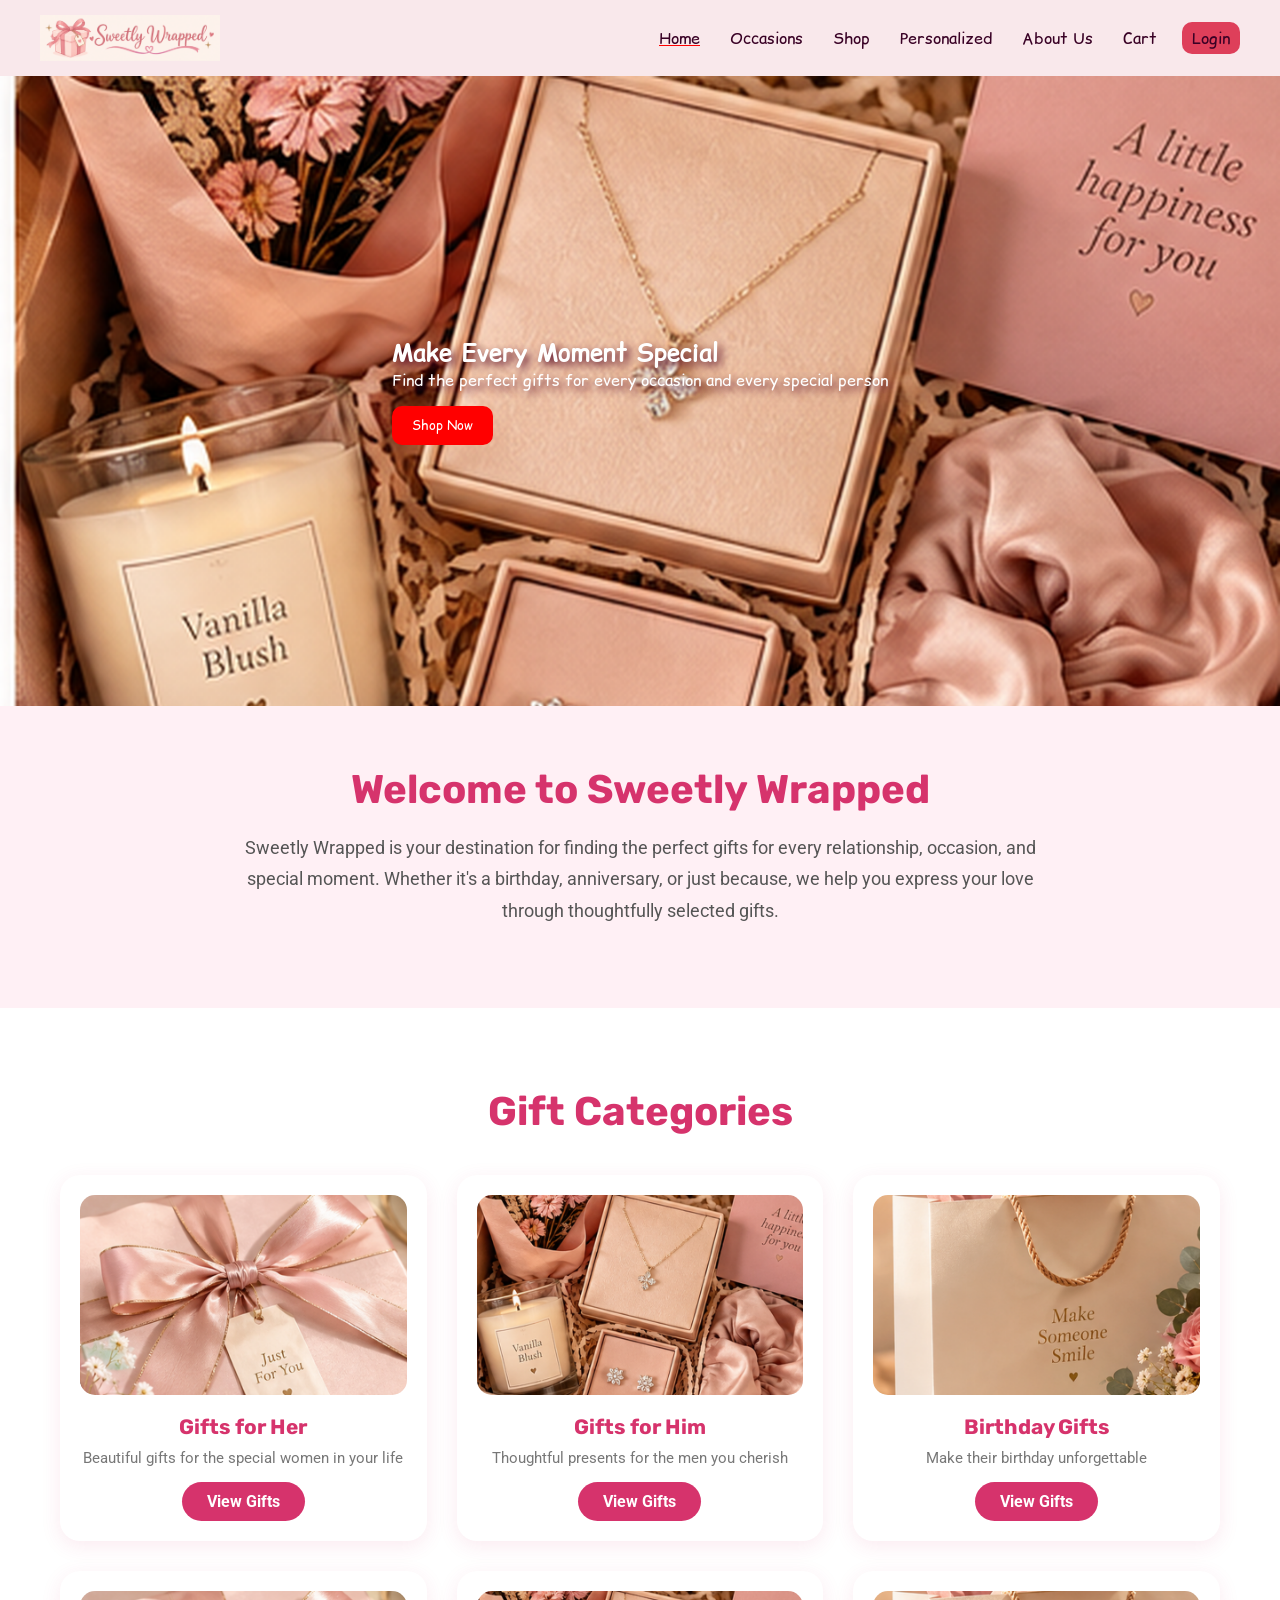
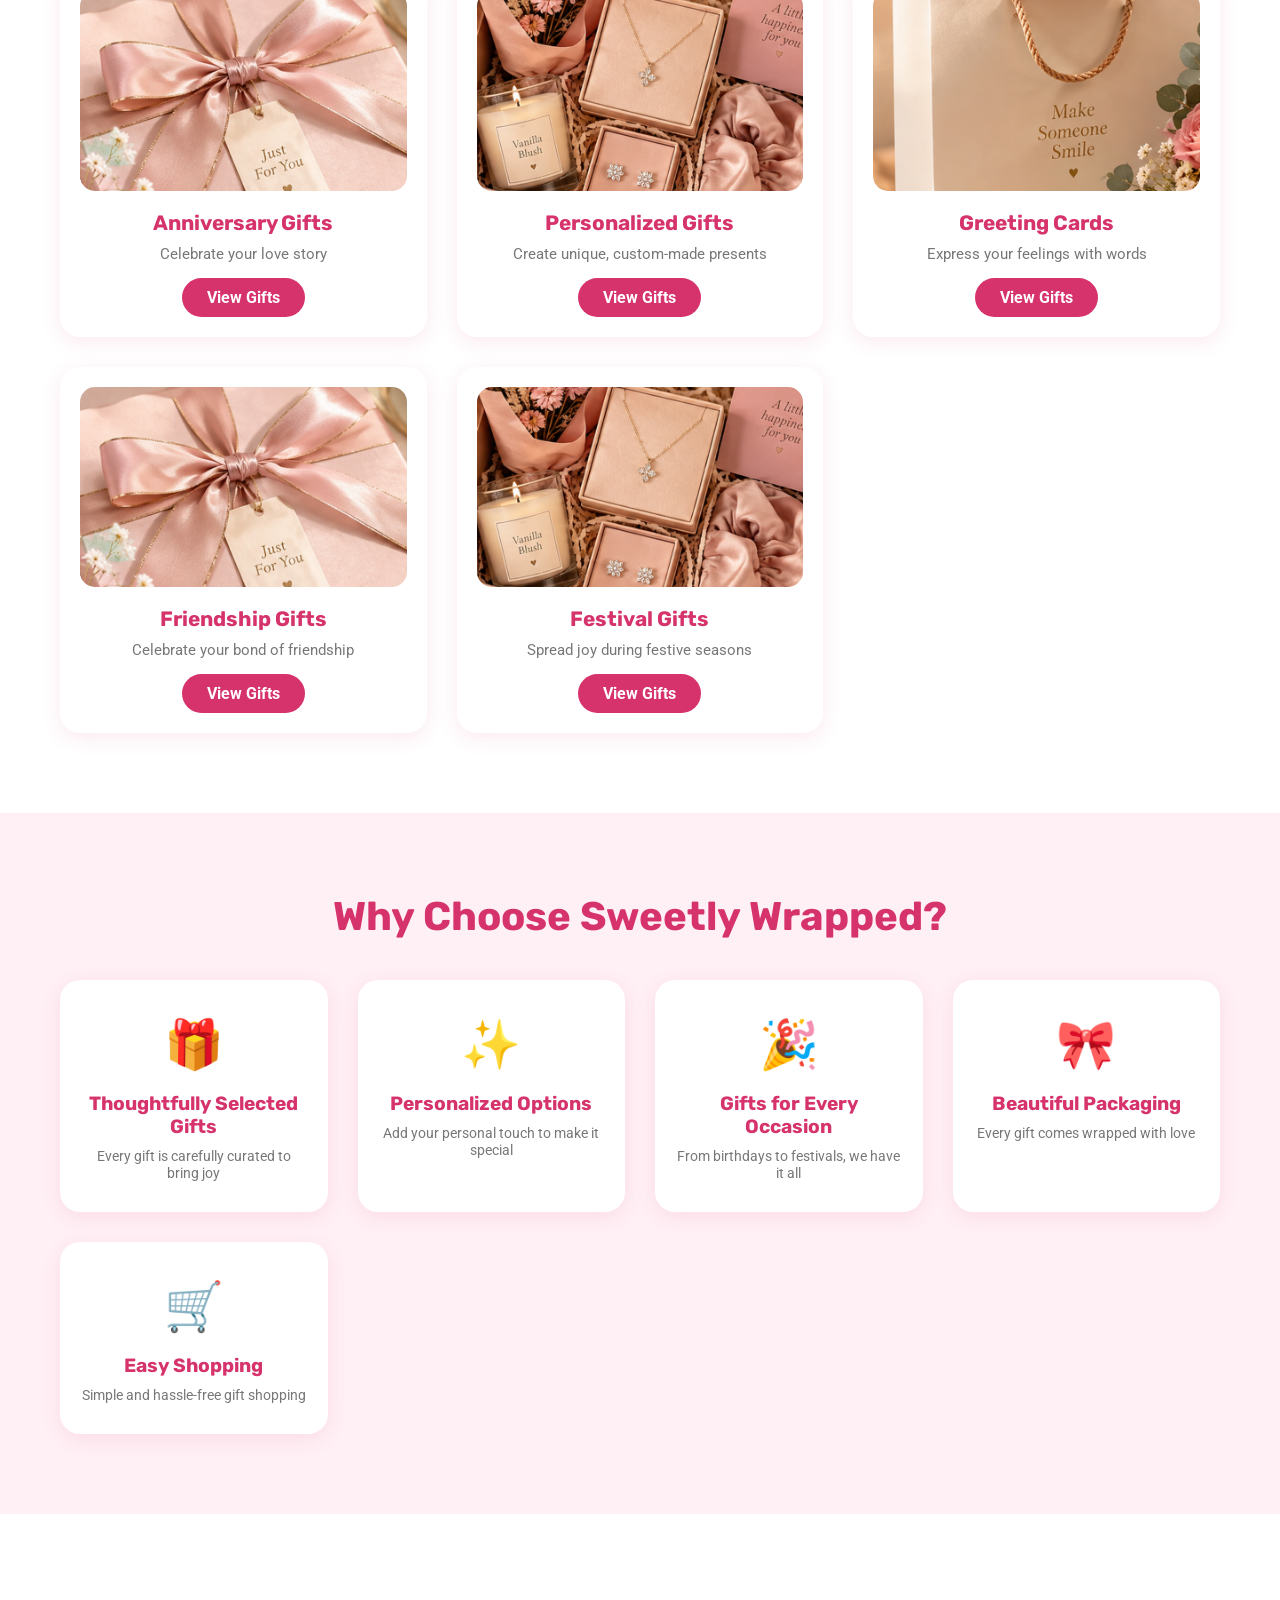
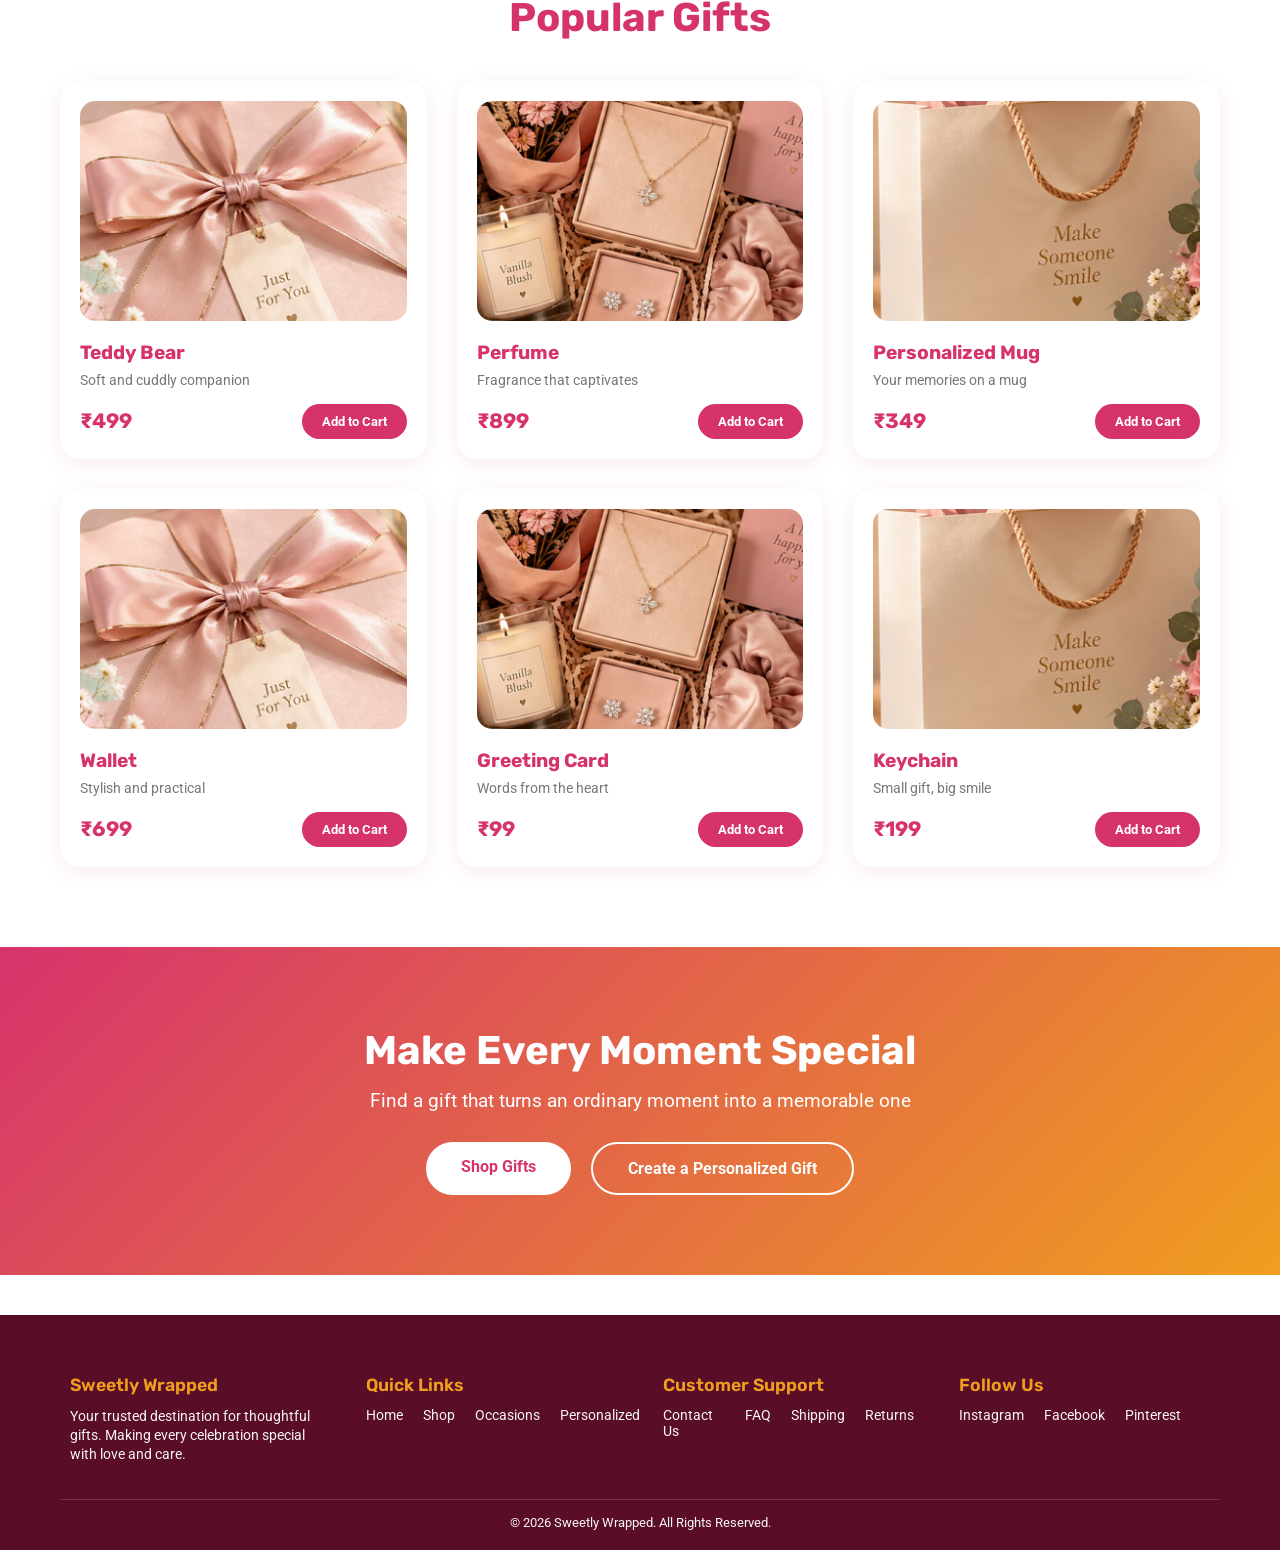
<file: index.html>
<!DOCTYPE html>
<html lang="en">

<head>
    <meta charset="UTF-8">
    <meta name="viewport" content="width=device-width, initial-scale=1.0">
    <title>Sweetly Wrapped</title>
    <link rel="stylesheet" href="css/style.css">
    <link rel="shortcut icon" href="images/logo.png" type="image/x-icon">

    <link rel="preconnect" href="https://fonts.googleapis.com">
    <link rel="preconnect" href="https://fonts.gstatic.com" crossorigin>
    <link
        href="https://fonts.googleapis.com/css2?family=Comic+Relief:wght@400;700&family=Roboto:ital,wght@0,100..900;1,100..900&family=Rubik:ital,wght@0,300..900;1,300..900&display=swap"
        rel="stylesheet">

<body>

    <header>
        <nav>
            <div>

                <img src="images/logo.png" alt="Logo" width="180px" title="sweetly wrapped logo">


                <ul id="navMenu">
                    <li><a href="index.html" class="active">Home</a></li>
                    <li><a href="occasions.html">Occasions</a></li>
                    <li><a href="shop.html">Shop</a></li>
                    <li><a href="personalized.html">Personalized </a></li>
                    <li><a href="aboutus.html">About Us</a></li>
                    <li><a href="cart.html">Cart <i class="fa-solid fa-cart-shopping"></i></a></li>
                    <li><a href="login.html">Login <i class="fa-solid fa-right-to-bracket"></i></a></li>
                </ul>
            </div>
        </nav>
    </header>

    <!-- Hero Section -->
    <section class="hero">
        <div class="hero-content">
            <h1>Make Every Moment Special</h1>
            <p>Find the perfect gifts for every occasion and every special person</p>
            <button>Shop Now</button>

        </div>
    </section>

    <!-- About Section -->
    <section class="about-section">
        <div class="container">
            <h2>Welcome to Sweetly Wrapped</h2>
            <p>Sweetly Wrapped is your destination for finding the perfect gifts for every relationship, occasion, and special moment. Whether it's a birthday, anniversary, or just because, we help you express your love through thoughtfully selected gifts.</p>
        </div>
    </section>

    <!-- Gift Categories Section -->
    <section class="categories-section">
        <div class="container">
            <h2 class="section-title">Gift Categories</h2>
            <div class="categories-grid">
                <div class="category-card">
                    <img src="images/hero1.png" alt="Gifts for Her">
                    <h3>Gifts for Her</h3>
                    <p>Beautiful gifts for the special women in your life</p>
                    <a href="shop.html" class="btn-view">View Gifts</a>
                </div>
                <div class="category-card">
                    <img src="images/hero2.png" alt="Gifts for Him">
                    <h3>Gifts for Him</h3>
                    <p>Thoughtful presents for the men you cherish</p>
                    <a href="shop.html" class="btn-view">View Gifts</a>
                </div>
                <div class="category-card">
                    <img src="images/hero3.png" alt="Birthday Gifts">
                    <h3>Birthday Gifts</h3>
                    <p>Make their birthday unforgettable</p>
                    <a href="occasions.html" class="btn-view">View Gifts</a>
                </div>
                <div class="category-card">
                    <img src="images/hero1.png" alt="Anniversary Gifts">
                    <h3>Anniversary Gifts</h3>
                    <p>Celebrate your love story</p>
                    <a href="occasions.html" class="btn-view">View Gifts</a>
                </div>
                <div class="category-card">
                    <img src="images/hero2.png" alt="Personalized Gifts">
                    <h3>Personalized Gifts</h3>
                    <p>Create unique, custom-made presents</p>
                    <a href="personalized.html" class="btn-view">View Gifts</a>
                </div>
                <div class="category-card">
                    <img src="images/hero3.png" alt="Greeting Cards">
                    <h3>Greeting Cards</h3>
                    <p>Express your feelings with words</p>
                    <a href="shop.html" class="btn-view">View Gifts</a>
                </div>
                <div class="category-card">
                    <img src="images/hero1.png" alt="Friendship Gifts">
                    <h3>Friendship Gifts</h3>
                    <p>Celebrate your bond of friendship</p>
                    <a href="occasions.html" class="btn-view">View Gifts</a>
                </div>
                <div class="category-card">
                    <img src="images/hero2.png" alt="Festival Gifts">
                    <h3>Festival Gifts</h3>
                    <p>Spread joy during festive seasons</p>
                    <a href="occasions.html" class="btn-view">View Gifts</a>
                </div>
            </div>
        </div>
    </section>

    <!-- Why Choose Us Section -->
    <section class="features-section">
        <div class="container">
            <h2 class="section-title">Why Choose Sweetly Wrapped?</h2>
            <div class="features-grid">
                <div class="feature-card">
                    <div class="feature-icon">🎁</div>
                    <h3>Thoughtfully Selected Gifts</h3>
                    <p>Every gift is carefully curated to bring joy</p>
                </div>
                <div class="feature-card">
                    <div class="feature-icon">✨</div>
                    <h3>Personalized Options</h3>
                    <p>Add your personal touch to make it special</p>
                </div>
                <div class="feature-card">
                    <div class="feature-icon">🎉</div>
                    <h3>Gifts for Every Occasion</h3>
                    <p>From birthdays to festivals, we have it all</p>
                </div>
                <div class="feature-card">
                    <div class="feature-icon">🎀</div>
                    <h3>Beautiful Packaging</h3>
                    <p>Every gift comes wrapped with love</p>
                </div>
                <div class="feature-card">
                    <div class="feature-icon">🛒</div>
                    <h3>Easy Shopping</h3>
                    <p>Simple and hassle-free gift shopping</p>
                </div>
            </div>
        </div>
    </section>

    <!-- Popular Gifts Section -->
    <section class="popular-section">
        <div class="container">
            <h2 class="section-title">Popular Gifts</h2>
            <div class="products-grid">
                <div class="product-card">
                    <img src="images/hero1.png" alt="Teddy Bear">
                    <h3>Teddy Bear</h3>
                    <p>Soft and cuddly companion</p>
                    <div class="product-footer">
                        <span class="price">₹499</span>
                        <button class="btn-add-cart">Add to Cart</button>
                    </div>
                </div>
                <div class="product-card">
                    <img src="images/hero2.png" alt="Perfume">
                    <h3>Perfume</h3>
                    <p>Fragrance that captivates</p>
                    <div class="product-footer">
                        <span class="price">₹899</span>
                        <button class="btn-add-cart">Add to Cart</button>
                    </div>
                </div>
                <div class="product-card">
                    <img src="images/hero3.png" alt="Personalized Mug">
                    <h3>Personalized Mug</h3>
                    <p>Your memories on a mug</p>
                    <div class="product-footer">
                        <span class="price">₹349</span>
                        <button class="btn-add-cart">Add to Cart</button>
                    </div>
                </div>
                <div class="product-card">
                    <img src="images/hero1.png" alt="Wallet">
                    <h3>Wallet</h3>
                    <p>Stylish and practical</p>
                    <div class="product-footer">
                        <span class="price">₹699</span>
                        <button class="btn-add-cart">Add to Cart</button>
                    </div>
                </div>
                <div class="product-card">
                    <img src="images/hero2.png" alt="Greeting Card">
                    <h3>Greeting Card</h3>
                    <p>Words from the heart</p>
                    <div class="product-footer">
                        <span class="price">₹99</span>
                        <button class="btn-add-cart">Add to Cart</button>
                    </div>
                </div>
                <div class="product-card">
                    <img src="images/hero3.png" alt="Keychain">
                    <h3>Keychain</h3>
                    <p>Small gift, big smile</p>
                    <div class="product-footer">
                        <span class="price">₹199</span>
                        <button class="btn-add-cart">Add to Cart</button>
                    </div>
                </div>
            </div>
        </div>
    </section>

    <!-- CTA Section -->
    <section class="cta-section">
        <div class="container">
            <h2>Make Every Moment Special</h2>
            <p>Find a gift that turns an ordinary moment into a memorable one</p>
            <div class="cta-buttons">
                <a href="shop.html" class="btn-primary">Shop Gifts</a>
                <a href="personalized.html" class="btn-secondary">Create a Personalized Gift</a>
            </div>
        </div>
    </section>

    <!-- Footer -->
    <footer class="footer">
        <div class="container">
            <div class="footer-content">
                <div class="footer-section">
                    <h3>Sweetly Wrapped</h3>
                    <p>Your trusted destination for thoughtful gifts. Making every celebration special with love and care.</p>
                </div>
                <div class="footer-section">
                    <h3>Quick Links</h3>
                    <ul>
                        <li><a href="index.html">Home</a></li>
                        <li><a href="shop.html">Shop</a></li>
                        <li><a href="occasions.html">Occasions</a></li>
                        <li><a href="personalized.html">Personalized</a></li>
                    </ul>
                </div>
                <div class="footer-section">
                    <h3>Customer Support</h3>
                    <ul>
                        <li><a href="#">Contact Us</a></li>
                        <li><a href="#">FAQ</a></li>
                        <li><a href="#">Shipping</a></li>
                        <li><a href="#">Returns</a></li>
                    </ul>
                </div>
                <div class="footer-section">
                    <h3>Follow Us</h3>
                    <ul>
                        <li><a href="#">Instagram</a></li>
                        <li><a href="#">Facebook</a></li>
                        <li><a href="#">Pinterest</a></li>
                    </ul>
                </div>
            </div>
            <div class="footer-bottom">
                <p>&copy; 2026 Sweetly Wrapped. All Rights Reserved.</p>
            </div>
        </div>
    </footer>

</body>

</html>
</file>
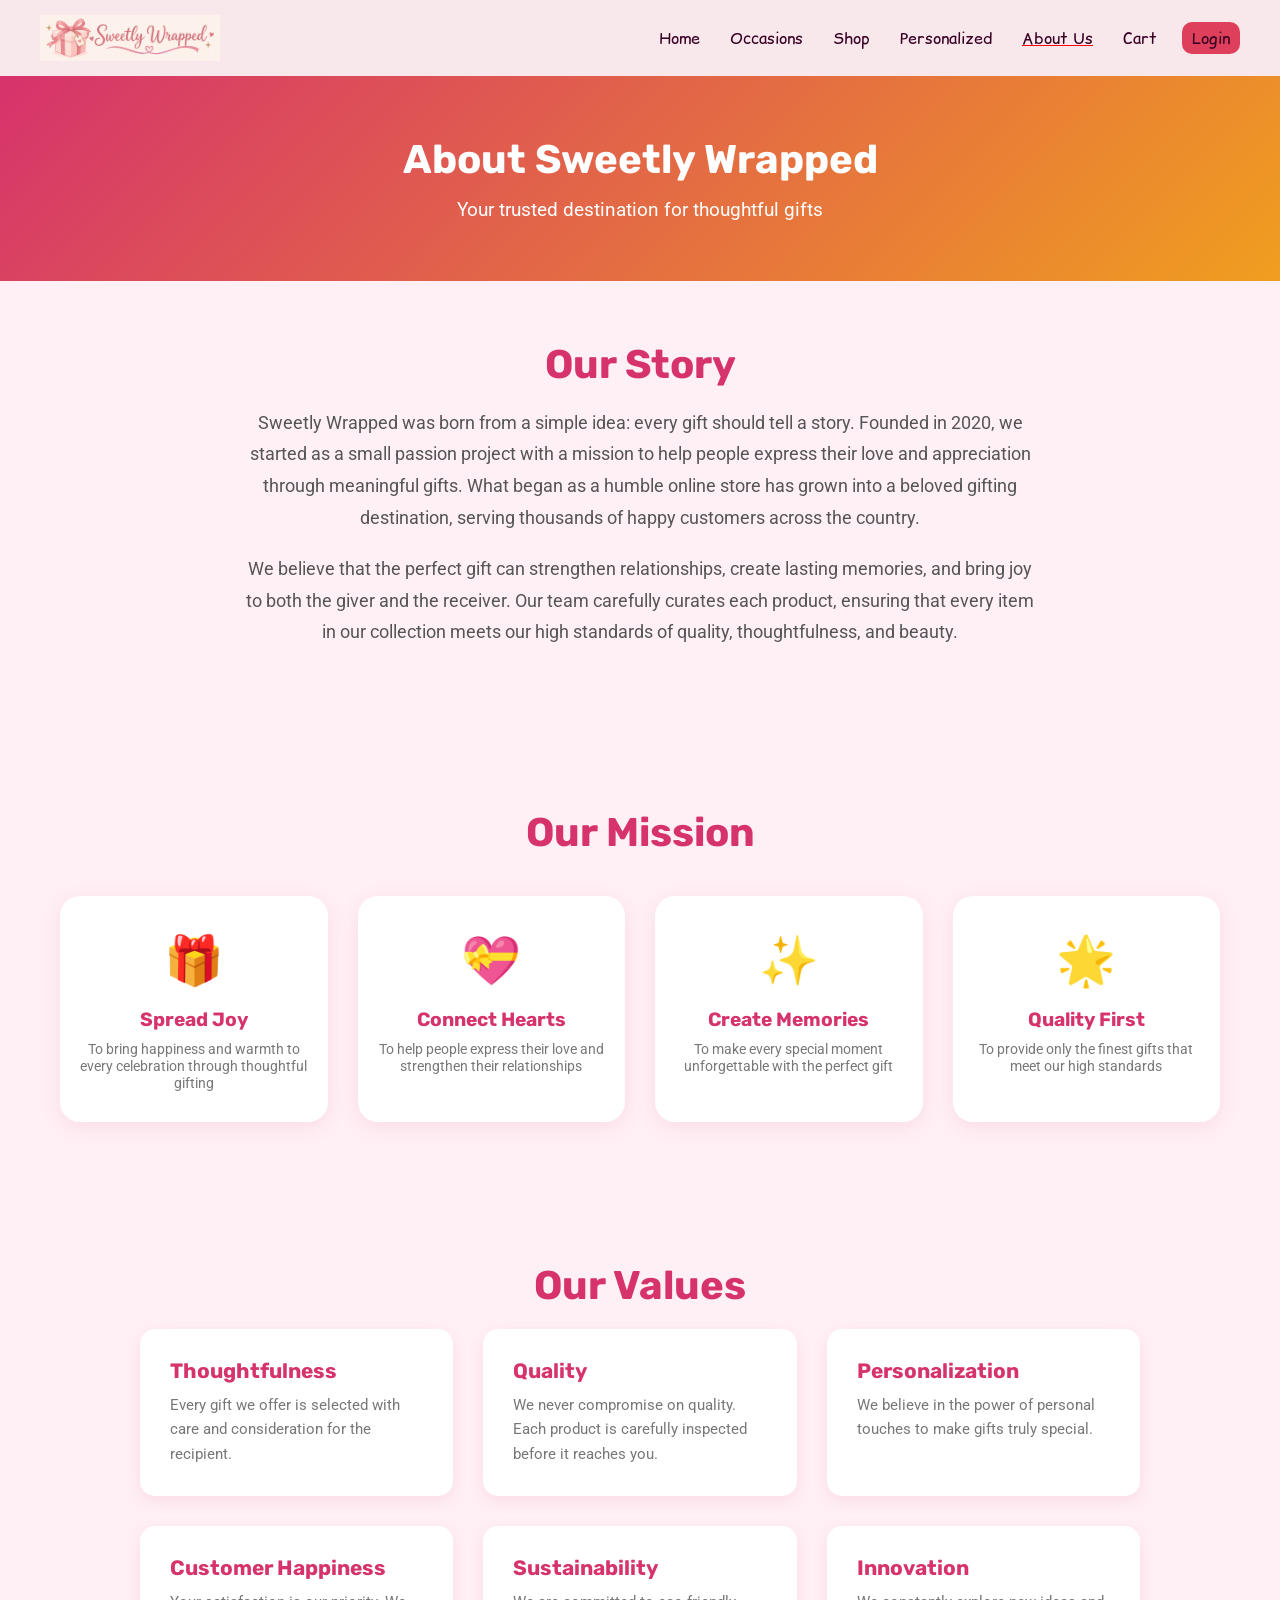
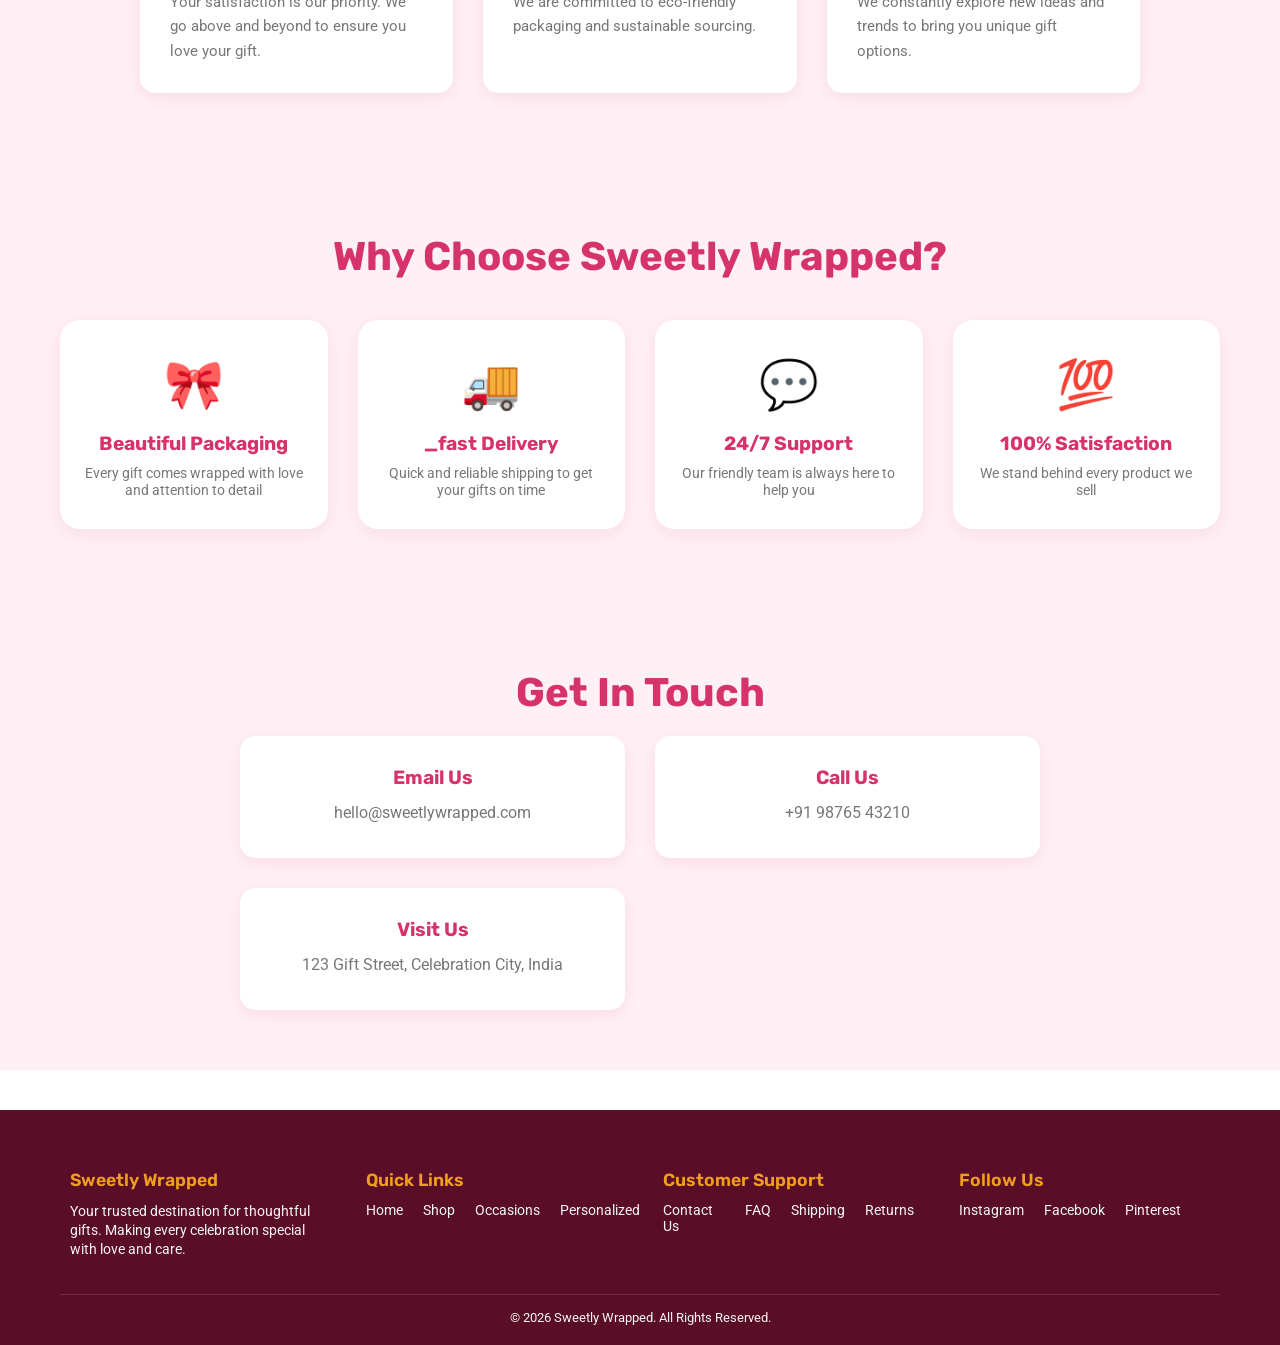
<file: aboutus.html>
<!DOCTYPE html>
<html lang="en">
<head>
    <meta charset="UTF-8">
    <meta name="viewport" content="width=device-width, initial-scale=1.0">
    <title>Sweetly Wrapped</title>
    <link rel="stylesheet" href="css/style.css">
    <link rel="shortcut icon" href="images/logo.png" type="image/x-icon">
    
    <link rel="preconnect" href="https://fonts.googleapis.com">
<link rel="preconnect" href="https://fonts.gstatic.com" crossorigin>
<link href="https://fonts.googleapis.com/css2?family=Comic+Relief:wght@400;700&family=Roboto:ital,wght@0,100..900;1,100..900&family=Rubik:ital,wght@0,300..900;1,300..900&display=swap" rel="stylesheet">
<body>

    <header>
        <nav>
            <div>

                 <img src="images/logo.png" alt="Logo" width="180px" title="sweetly wrapped logo">

                <ul id="navMenu">
                    <li><a href="index.html">Home</a></li>
                    <li><a href="occasions.html">Occasions</a></li>
                    <li><a href="shop.html">Shop</a></li>
                    <li><a href="personalized.html">Personalized </a></li>
                    <li><a href="aboutus.html"  class="active">About Us</a></li>
                    <li><a href="cart.html">Cart <i class="fa-solid fa-cart-shopping"></i></a></li>
                    <li><a href="login.html">Login <i class="fa-solid fa-right-to-bracket"></i></a></li>
                </ul>
            </div>
        </nav>
    </header>

    <!-- About Hero Section -->
    <section class="shop-hero">
        <div class="container">
            <h1>About Sweetly Wrapped</h1>
            <p>Your trusted destination for thoughtful gifts</p>
        </div>
    </section>

    <!-- Our Story Section -->
    <section class="about-section">
        <div class="container">
            <h2 class="section-title">Our Story</h2>
            <p>Sweetly Wrapped was born from a simple idea: every gift should tell a story. Founded in 2020, we started as a small passion project with a mission to help people express their love and appreciation through meaningful gifts. What began as a humble online store has grown into a beloved gifting destination, serving thousands of happy customers across the country.</p>
            <p>We believe that the perfect gift can strengthen relationships, create lasting memories, and bring joy to both the giver and the receiver. Our team carefully curates each product, ensuring that every item in our collection meets our high standards of quality, thoughtfulness, and beauty.</p>
        </div>
    </section>

    <!-- Our Mission Section -->
    <section class="features-section">
        <div class="container">
            <h2 class="section-title">Our Mission</h2>
            <div class="features-grid">
                <div class="feature-card">
                    <div class="feature-icon">🎁</div>
                    <h3>Spread Joy</h3>
                    <p>To bring happiness and warmth to every celebration through thoughtful gifting</p>
                </div>
                <div class="feature-card">
                    <div class="feature-icon">💝</div>
                    <h3>Connect Hearts</h3>
                    <p>To help people express their love and strengthen their relationships</p>
                </div>
                <div class="feature-card">
                    <div class="feature-icon">✨</div>
                    <h3>Create Memories</h3>
                    <p>To make every special moment unforgettable with the perfect gift</p>
                </div>
                <div class="feature-card">
                    <div class="feature-icon">🌟</div>
                    <h3>Quality First</h3>
                    <p>To provide only the finest gifts that meet our high standards</p>
                </div>
            </div>
        </div>
    </section>

    <!-- Our Values Section -->
    <section class="about-section">
        <div class="container">
            <h2 class="section-title">Our Values</h2>
            <div class="values-grid">
                <div class="value-item">
                    <h3>Thoughtfulness</h3>
                    <p>Every gift we offer is selected with care and consideration for the recipient.</p>
                </div>
                <div class="value-item">
                    <h3>Quality</h3>
                    <p>We never compromise on quality. Each product is carefully inspected before it reaches you.</p>
                </div>
                <div class="value-item">
                    <h3>Personalization</h3>
                    <p>We believe in the power of personal touches to make gifts truly special.</p>
                </div>
                <div class="value-item">
                    <h3>Customer Happiness</h3>
                    <p>Your satisfaction is our priority. We go above and beyond to ensure you love your gift.</p>
                </div>
                <div class="value-item">
                    <h3>Sustainability</h3>
                    <p>We are committed to eco-friendly packaging and sustainable sourcing.</p>
                </div>
                <div class="value-item">
                    <h3>Innovation</h3>
                    <p>We constantly explore new ideas and trends to bring you unique gift options.</p>
                </div>
            </div>
        </div>
    </section>

    <!-- Why Choose Us Section -->
    <section class="features-section">
        <div class="container">
            <h2 class="section-title">Why Choose Sweetly Wrapped?</h2>
            <div class="features-grid">
                <div class="feature-card">
                    <div class="feature-icon">🎀</div>
                    <h3>Beautiful Packaging</h3>
                    <p>Every gift comes wrapped with love and attention to detail</p>
                </div>
                <div class="feature-card">
                    <div class="feature-icon">🚚</div>
                    <h3>_fast Delivery</h3>
                    <p>Quick and reliable shipping to get your gifts on time</p>
                </div>
                <div class="feature-card">
                    <div class="feature-icon">💬</div>
                    <h3>24/7 Support</h3>
                    <p>Our friendly team is always here to help you</p>
                </div>
                <div class="feature-card">
                    <div class="feature-icon">💯</div>
                    <h3>100% Satisfaction</h3>
                    <p>We stand behind every product we sell</p>
                </div>
            </div>
        </div>
    </section>

    <!-- Contact Section -->
    <section class="about-section">
        <div class="container">
            <h2 class="section-title">Get In Touch</h2>
            <div class="contact-info">
                <div class="contact-item">
                    <h3>Email Us</h3>
                    <p>hello@sweetlywrapped.com</p>
                </div>
                <div class="contact-item">
                    <h3>Call Us</h3>
                    <p>+91 98765 43210</p>
                </div>
                <div class="contact-item">
                    <h3>Visit Us</h3>
                    <p>123 Gift Street, Celebration City, India</p>
                </div>
            </div>
        </div>
    </section>

    <!-- Footer -->
    <footer class="footer">
        <div class="container">
            <div class="footer-content">
                <div class="footer-section">
                    <h3>Sweetly Wrapped</h3>
                    <p>Your trusted destination for thoughtful gifts. Making every celebration special with love and care.</p>
                </div>
                <div class="footer-section">
                    <h3>Quick Links</h3>
                    <ul>
                        <li><a href="index.html">Home</a></li>
                        <li><a href="shop.html">Shop</a></li>
                        <li><a href="occasions.html">Occasions</a></li>
                        <li><a href="personalized.html">Personalized</a></li>
                    </ul>
                </div>
                <div class="footer-section">
                    <h3>Customer Support</h3>
                    <ul>
                        <li><a href="#">Contact Us</a></li>
                        <li><a href="#">FAQ</a></li>
                        <li><a href="#">Shipping</a></li>
                        <li><a href="#">Returns</a></li>
                    </ul>
                </div>
                <div class="footer-section">
                    <h3>Follow Us</h3>
                    <ul>
                        <li><a href="#">Instagram</a></li>
                        <li><a href="#">Facebook</a></li>
                        <li><a href="#">Pinterest</a></li>
                    </ul>
                </div>
            </div>
            <div class="footer-bottom">
                <p>&copy; 2026 Sweetly Wrapped. All Rights Reserved.</p>
            </div>
        </div>
    </footer>

</body>
</html>
</file>
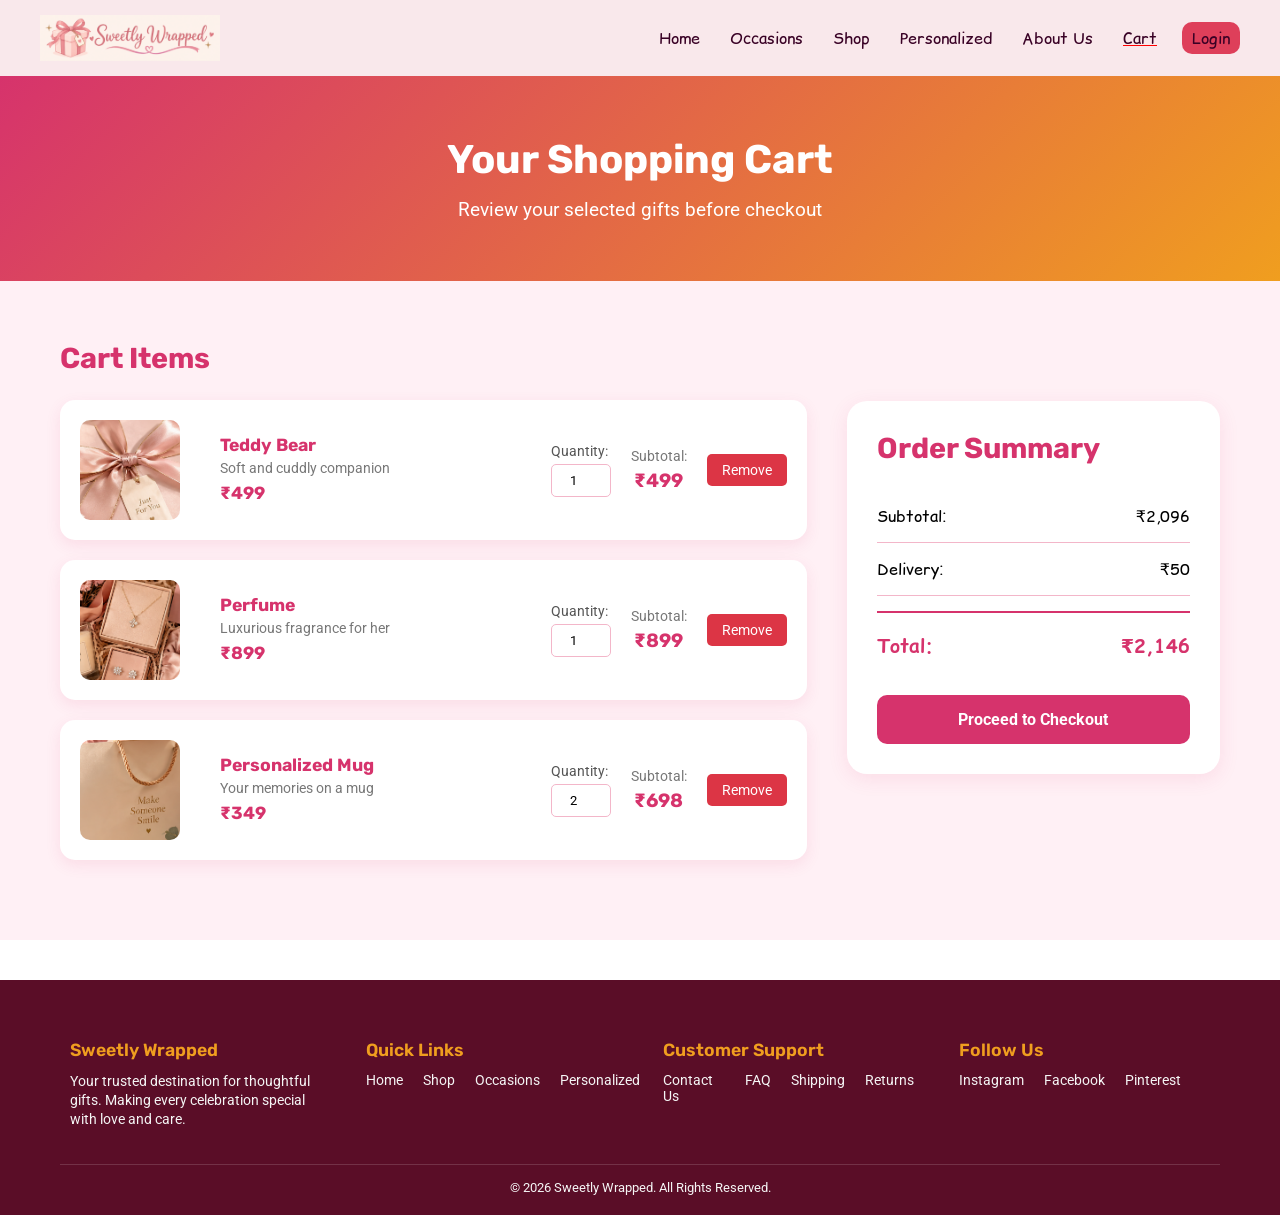
<file: cart.html>
<!DOCTYPE html>
<html lang="en">
<head>
    <meta charset="UTF-8">
    <meta name="viewport" content="width=device-width, initial-scale=1.0">
    <title>Sweetly Wrapped</title>
    <link rel="stylesheet" href="css/style.css">
    <link rel="shortcut icon" href="images/logo.png" type="image/x-icon">
    
    <link rel="preconnect" href="https://fonts.googleapis.com">
<link rel="preconnect" href="https://fonts.gstatic.com" crossorigin>
<link href="https://fonts.googleapis.com/css2?family=Comic+Relief:wght@400;700&family=Roboto:ital,wght@0,100..900;1,100..900&family=Rubik:ital,wght@0,300..900;1,300..900&display=swap" rel="stylesheet">
<body>

    <header>
        <nav>
            <div>

                 <img src="images/logo.png" alt="Logo" width="180px" title="sweetly wrapped logo">


                <ul id="navMenu">
                    <li><a href="index.html">Home</a></li>
                    <li><a href="occasions.html">Occasions</a></li>
                    <li><a href="shop.html">Shop</a></li>
                    <li><a href="personalized.html"  >Personalized </a></li>
                    <li><a href="aboutus.html">About Us</a></li>
                    <li><a href="cart.html" class="active">Cart <i class="fa-solid fa-cart-shopping"></i></a></li>
                    <li><a href="login.html">Login <i class="fa-solid fa-right-to-bracket"></i></a></li>
                </ul>
            </div>
        </nav>
    </header>

    <!-- Cart Hero Section -->
    <section class="shop-hero">
        <div class="container">
            <h1>Your Shopping Cart</h1>
            <p>Review your selected gifts before checkout</p>
        </div>
    </section>

    <!-- Cart Section -->
    <section class="cart-section">
        <div class="container">
            <div class="cart-container">
                <!-- Cart Items -->
                <div class="cart-items">
                    <h2>Cart Items</h2>
                    
                    <!-- Cart Item 1 -->
                    <div class="cart-item">
                        <img src="images/hero1.png" alt="Teddy Bear">
                        <div class="item-details">
                            <h3>Teddy Bear</h3>
                            <p>Soft and cuddly companion</p>
                            <span class="item-price">₹499</span>
                        </div>
                        <div class="item-quantity">
                            <label>Quantity:</label>
                            <input type="number" value="1" min="1" readonly>
                        </div>
                        <div class="item-subtotal">
                            <span>Subtotal:</span>
                            <span class="subtotal-price">₹499</span>
                        </div>
                        <button class="btn-remove">Remove</button>
                    </div>

                    <!-- Cart Item 2 -->
                    <div class="cart-item">
                        <img src="images/hero2.png" alt="Perfume">
                        <div class="item-details">
                            <h3>Perfume</h3>
                            <p>Luxurious fragrance for her</p>
                            <span class="item-price">₹899</span>
                        </div>
                        <div class="item-quantity">
                            <label>Quantity:</label>
                            <input type="number" value="1" min="1" readonly>
                        </div>
                        <div class="item-subtotal">
                            <span>Subtotal:</span>
                            <span class="subtotal-price">₹899</span>
                        </div>
                        <button class="btn-remove">Remove</button>
                    </div>

                    <!-- Cart Item 3 -->
                    <div class="cart-item">
                        <img src="images/hero3.png" alt="Personalized Mug">
                        <div class="item-details">
                            <h3>Personalized Mug</h3>
                            <p>Your memories on a mug</p>
                            <span class="item-price">₹349</span>
                        </div>
                        <div class="item-quantity">
                            <label>Quantity:</label>
                            <input type="number" value="2" min="1" readonly>
                        </div>
                        <div class="item-subtotal">
                            <span>Subtotal:</span>
                            <span class="subtotal-price">₹698</span>
                        </div>
                        <button class="btn-remove">Remove</button>
                    </div>
                </div>

                <!-- Order Summary -->
                <div class="order-summary">
                    <h2>Order Summary</h2>
                    <div class="summary-row">
                        <span>Subtotal:</span>
                        <span>₹2,096</span>
                    </div>
                    <div class="summary-row">
                        <span>Delivery:</span>
                        <span>₹50</span>
                    </div>
                    <div class="summary-row total">
                        <span>Total:</span>
                        <span>₹2,146</span>
                    </div>
                    <button class="btn-checkout">Proceed to Checkout</button>
                </div>
            </div>
        </div>
    </section>

    <!-- Footer -->
    <footer class="footer">
        <div class="container">
            <div class="footer-content">
                <div class="footer-section">
                    <h3>Sweetly Wrapped</h3>
                    <p>Your trusted destination for thoughtful gifts. Making every celebration special with love and care.</p>
                </div>
                <div class="footer-section">
                    <h3>Quick Links</h3>
                    <ul>
                        <li><a href="index.html">Home</a></li>
                        <li><a href="shop.html">Shop</a></li>
                        <li><a href="occasions.html">Occasions</a></li>
                        <li><a href="personalized.html">Personalized</a></li>
                    </ul>
                </div>
                <div class="footer-section">
                    <h3>Customer Support</h3>
                    <ul>
                        <li><a href="#">Contact Us</a></li>
                        <li><a href="#">FAQ</a></li>
                        <li><a href="#">Shipping</a></li>
                        <li><a href="#">Returns</a></li>
                    </ul>
                </div>
                <div class="footer-section">
                    <h3>Follow Us</h3>
                    <ul>
                        <li><a href="#">Instagram</a></li>
                        <li><a href="#">Facebook</a></li>
                        <li><a href="#">Pinterest</a></li>
                    </ul>
                </div>
            </div>
            <div class="footer-bottom">
                <p>&copy; 2026 Sweetly Wrapped. All Rights Reserved.</p>
            </div>
        </div>
    </footer>

</body>
</html>
</file>
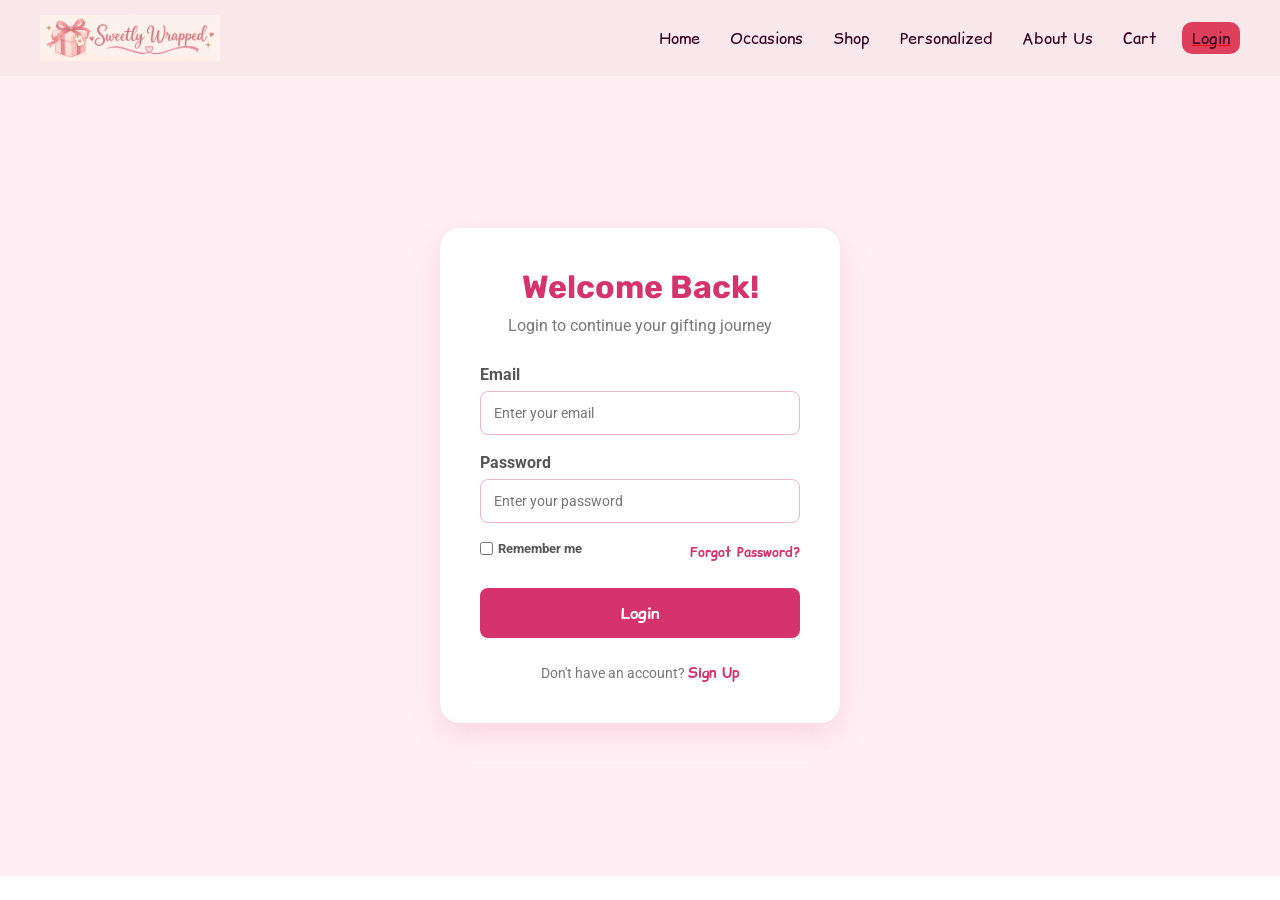
<file: login.html>
<!DOCTYPE html>
<html lang="en">

<head>
    <meta charset="UTF-8">
    <meta name="viewport" content="width=device-width, initial-scale=1.0">
    <title>Sweetly Wrapped</title>
    <link rel="stylesheet" href="css/style.css">
    <link rel="shortcut icon" href="images/logo.png" type="image/x-icon">

    <link rel="preconnect" href="https://fonts.googleapis.com">
    <link rel="preconnect" href="https://fonts.gstatic.com" crossorigin>
    <link
        href="https://fonts.googleapis.com/css2?family=Comic+Relief:wght@400;700&family=Roboto:ital,wght@0,100..900;1,100..900&family=Rubik:ital,wght@0,300..900;1,300..900&display=swap"
        rel="stylesheet">

<body>

    <header>
        <nav>
            <div>

                <img src="images/logo.png" alt="Logo" width="180px" title="sweetly wrapped logo">


                <ul id="navMenu">
                    <li><a href="index.html">Home</a></li>
                    <li><a href="occasions.html">Occasions</a></li>
                    <li><a href="shop.html">Shop</a></li>
                    <li><a href="personalized.html">Personalized </a></li>
                    <li><a href="aboutus.html">About Us</a></li>
                    <li><a href="cart.html">Cart <i class="fa-solid fa-cart-shopping"></i></a></li>
                    <li><a href="login.html" class="active">Login <i class="fa-solid fa-right-to-bracket"></i></a></li>
                </ul>
            </div>
        </nav>
    </header>

    <div class="login-container">
        <div class="login-box">
            <h1>Welcome Back!</h1>
            <p class="subtitle">Login to continue your gifting journey</p>
            <form>
                <label for="email">Email</label> <input type="email" id="email" placeholder="Enter your email" required>
                <label for="password">Password</label> <input type="password" id="password"
                    placeholder="Enter your password" required>
                <div class="options">
                    <label class="remember"> <input type="checkbox"> Remember me </label> <a href="#">Forgot
                        Password?</a>
                </div>
                <button type="submit">Login</button>
            </form>
            <p class="signup"> Don't have an account? <a href="signup.html">Sign Up</a> </p>
        </div>
    </div>
</body>

</html>


<script src="js/script.js"></script>
</body>

</html>
</file>
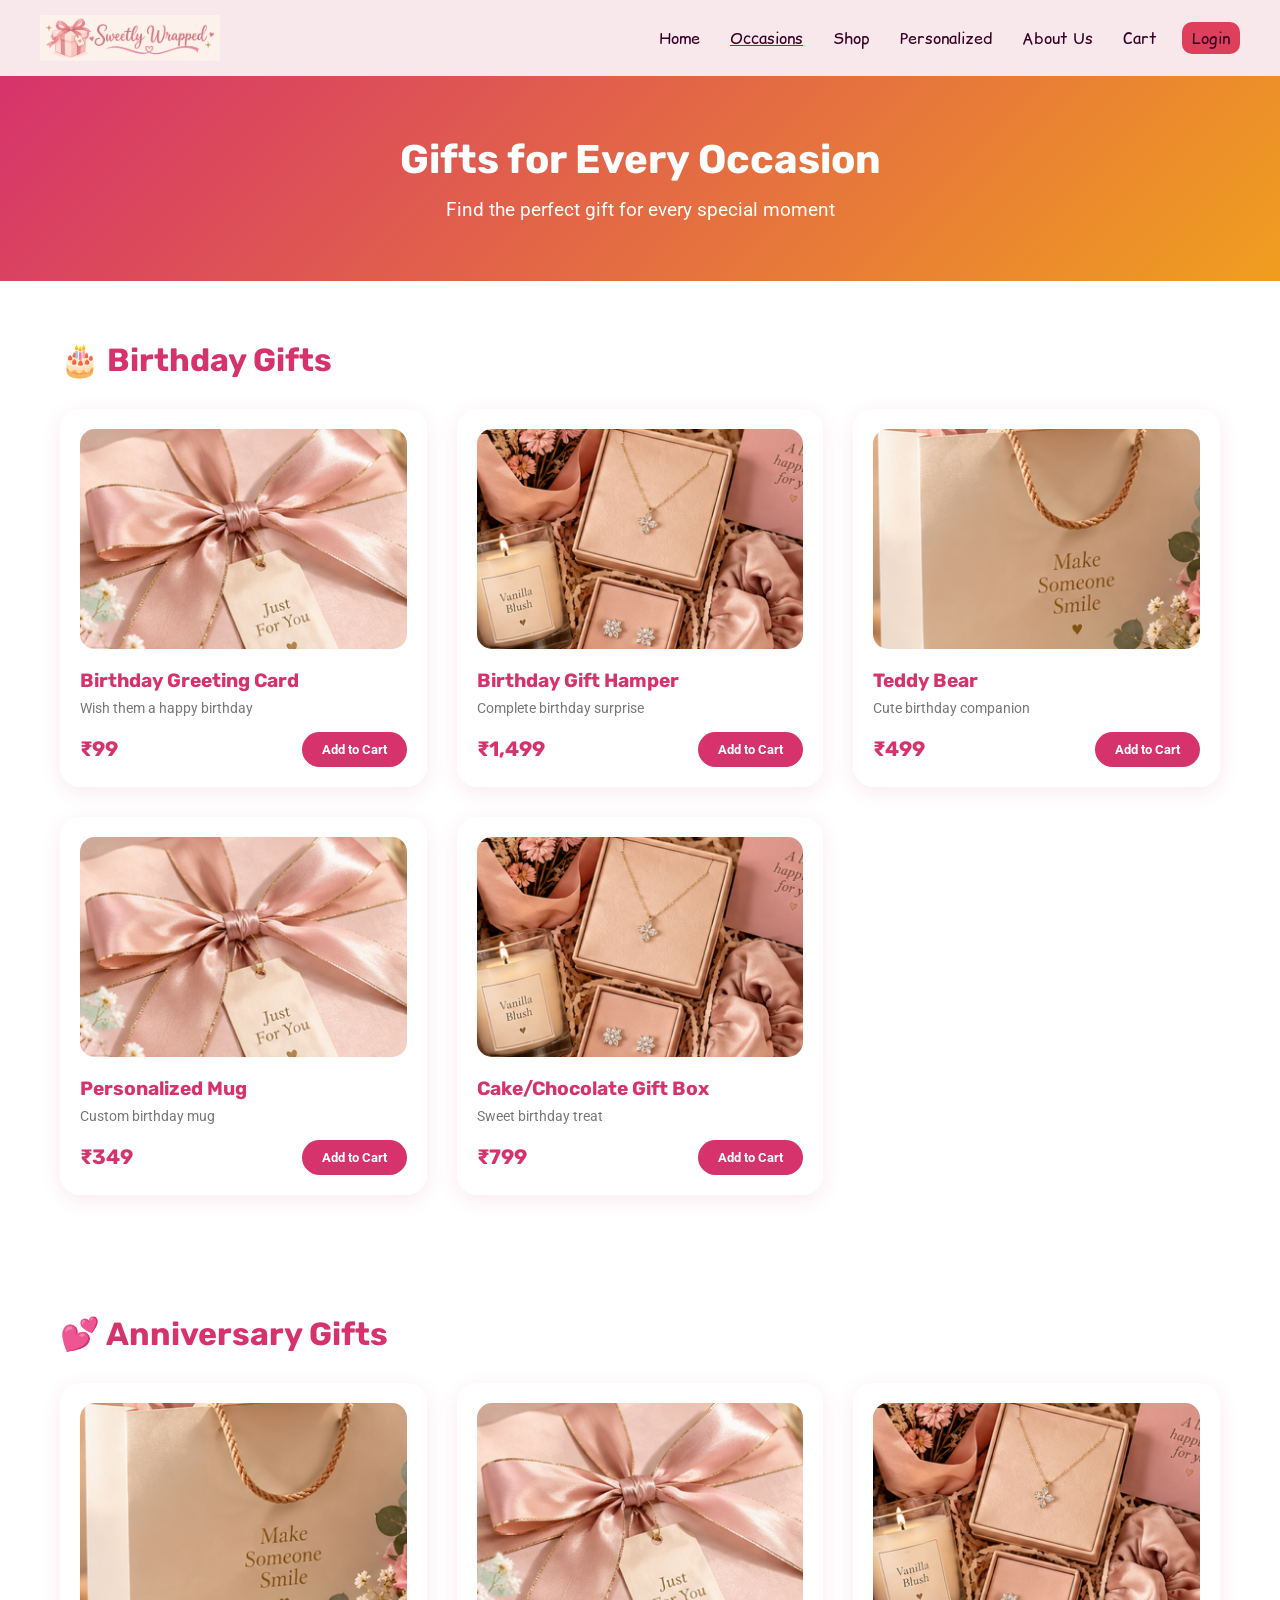
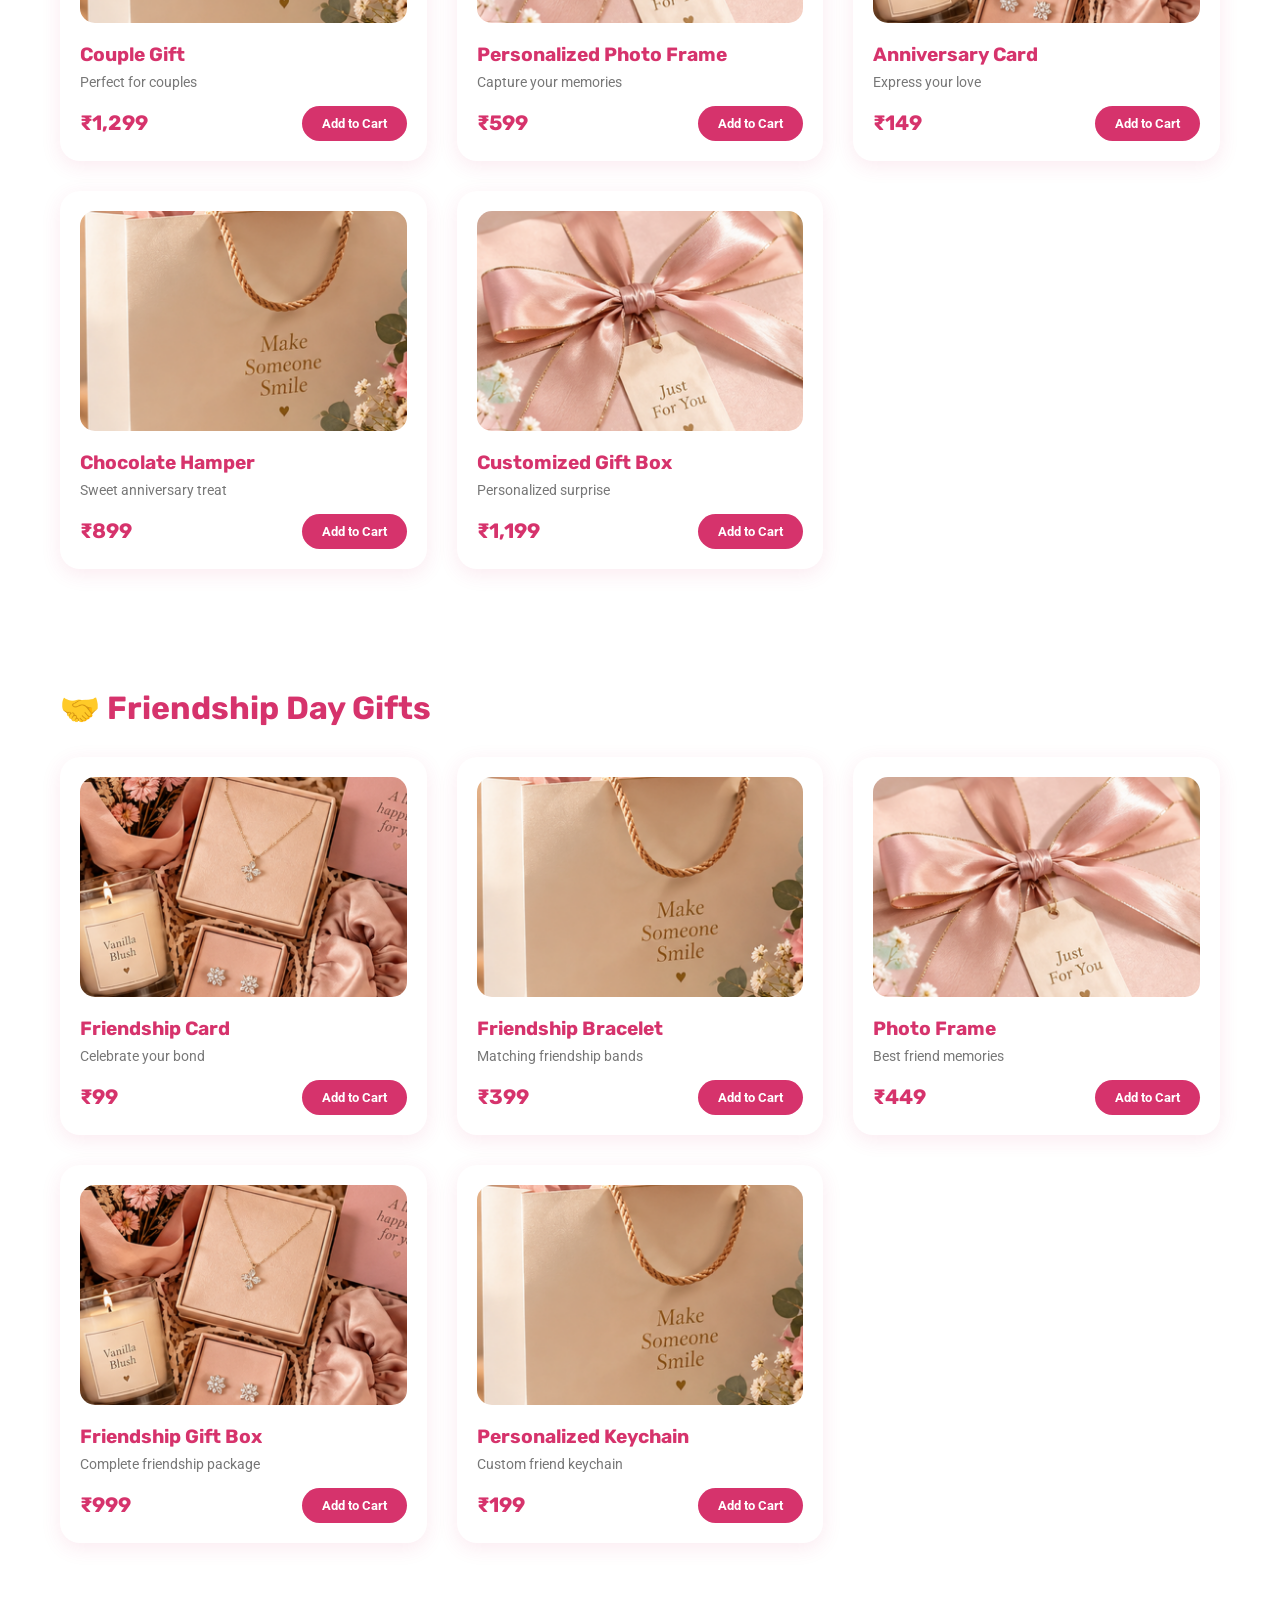
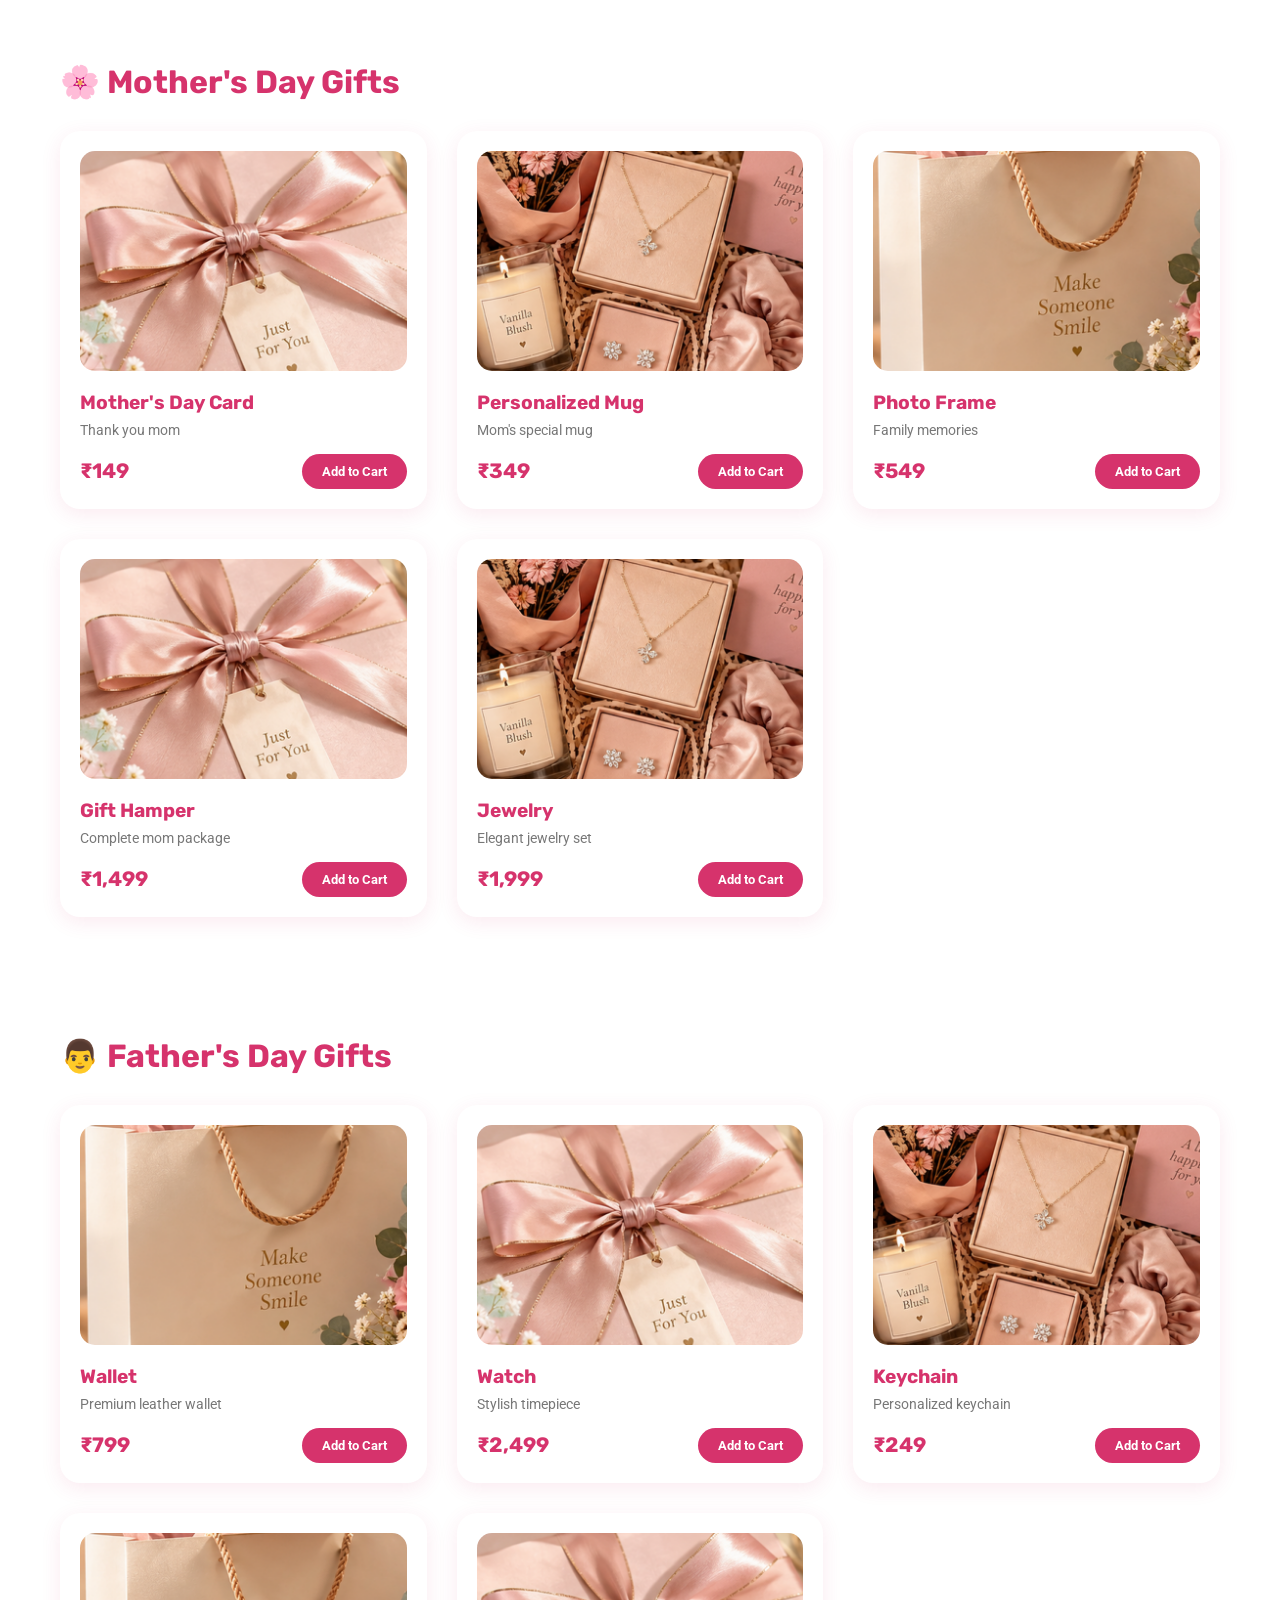
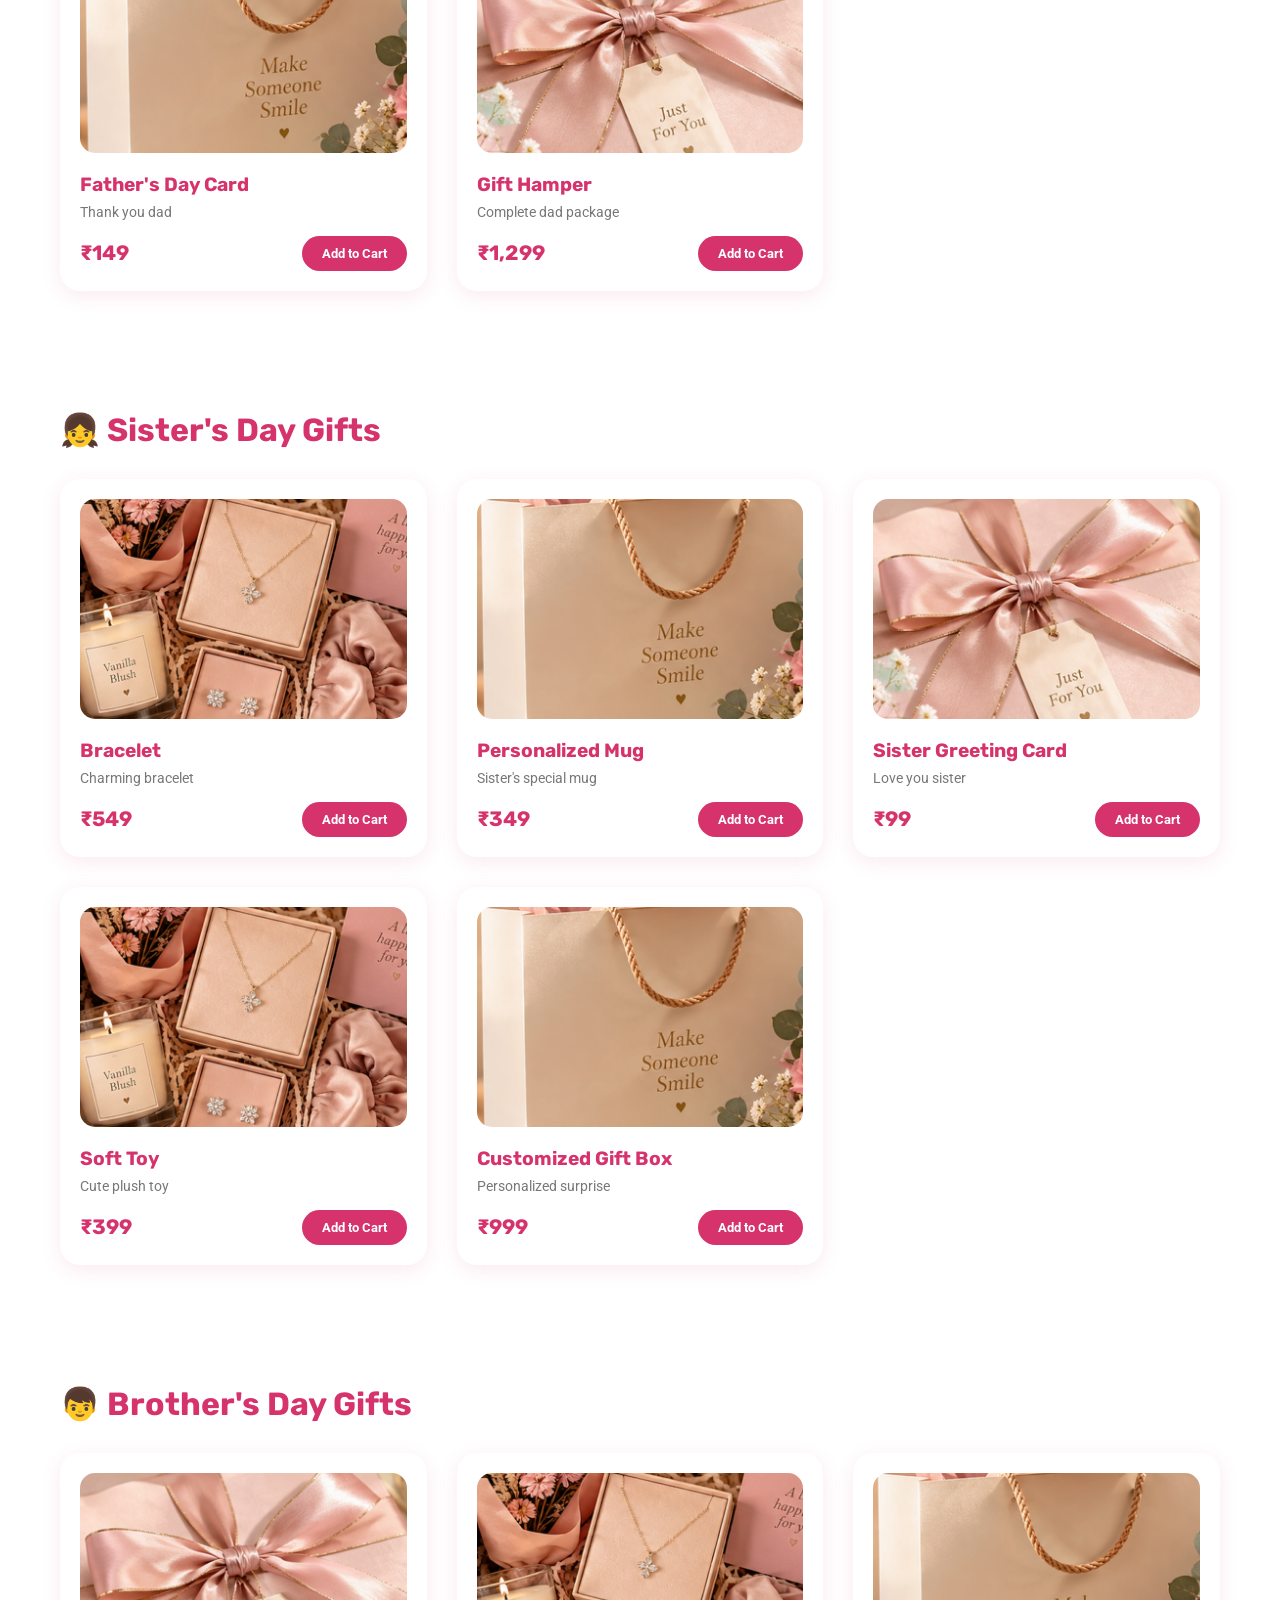
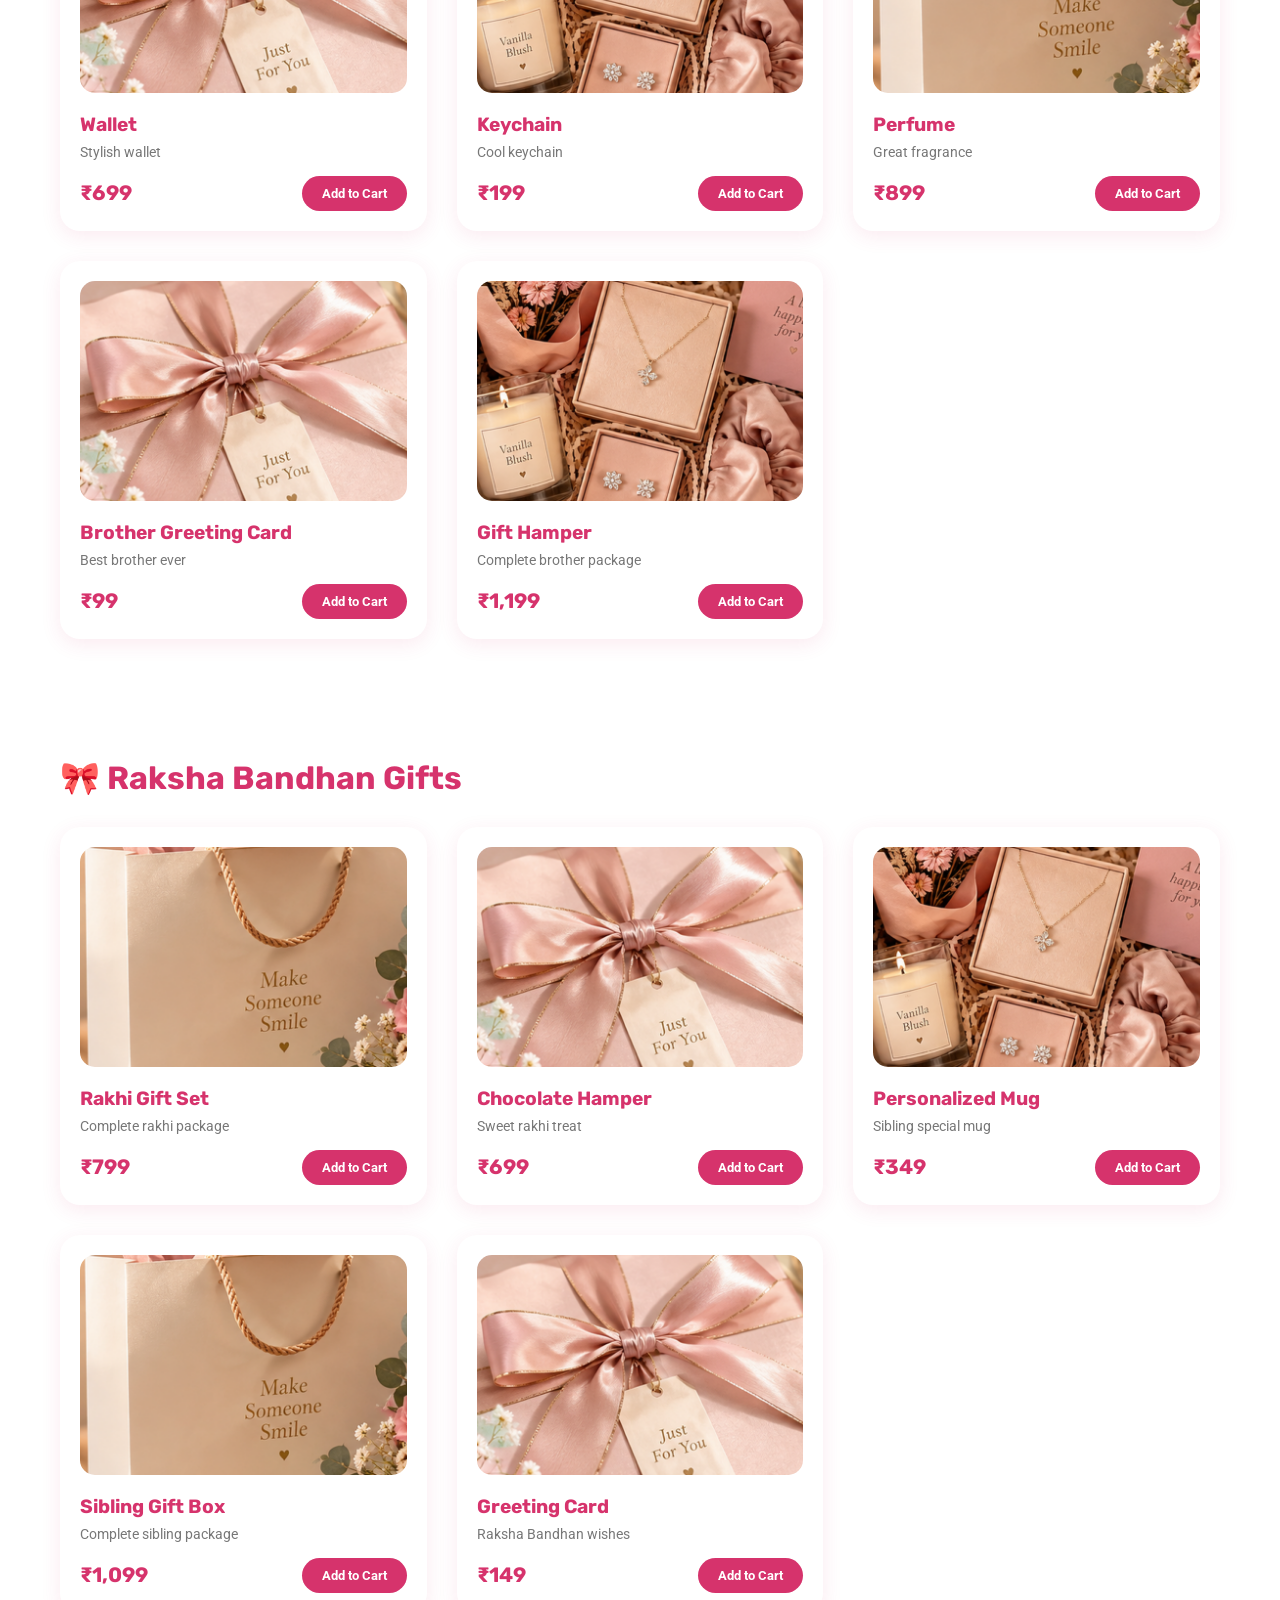
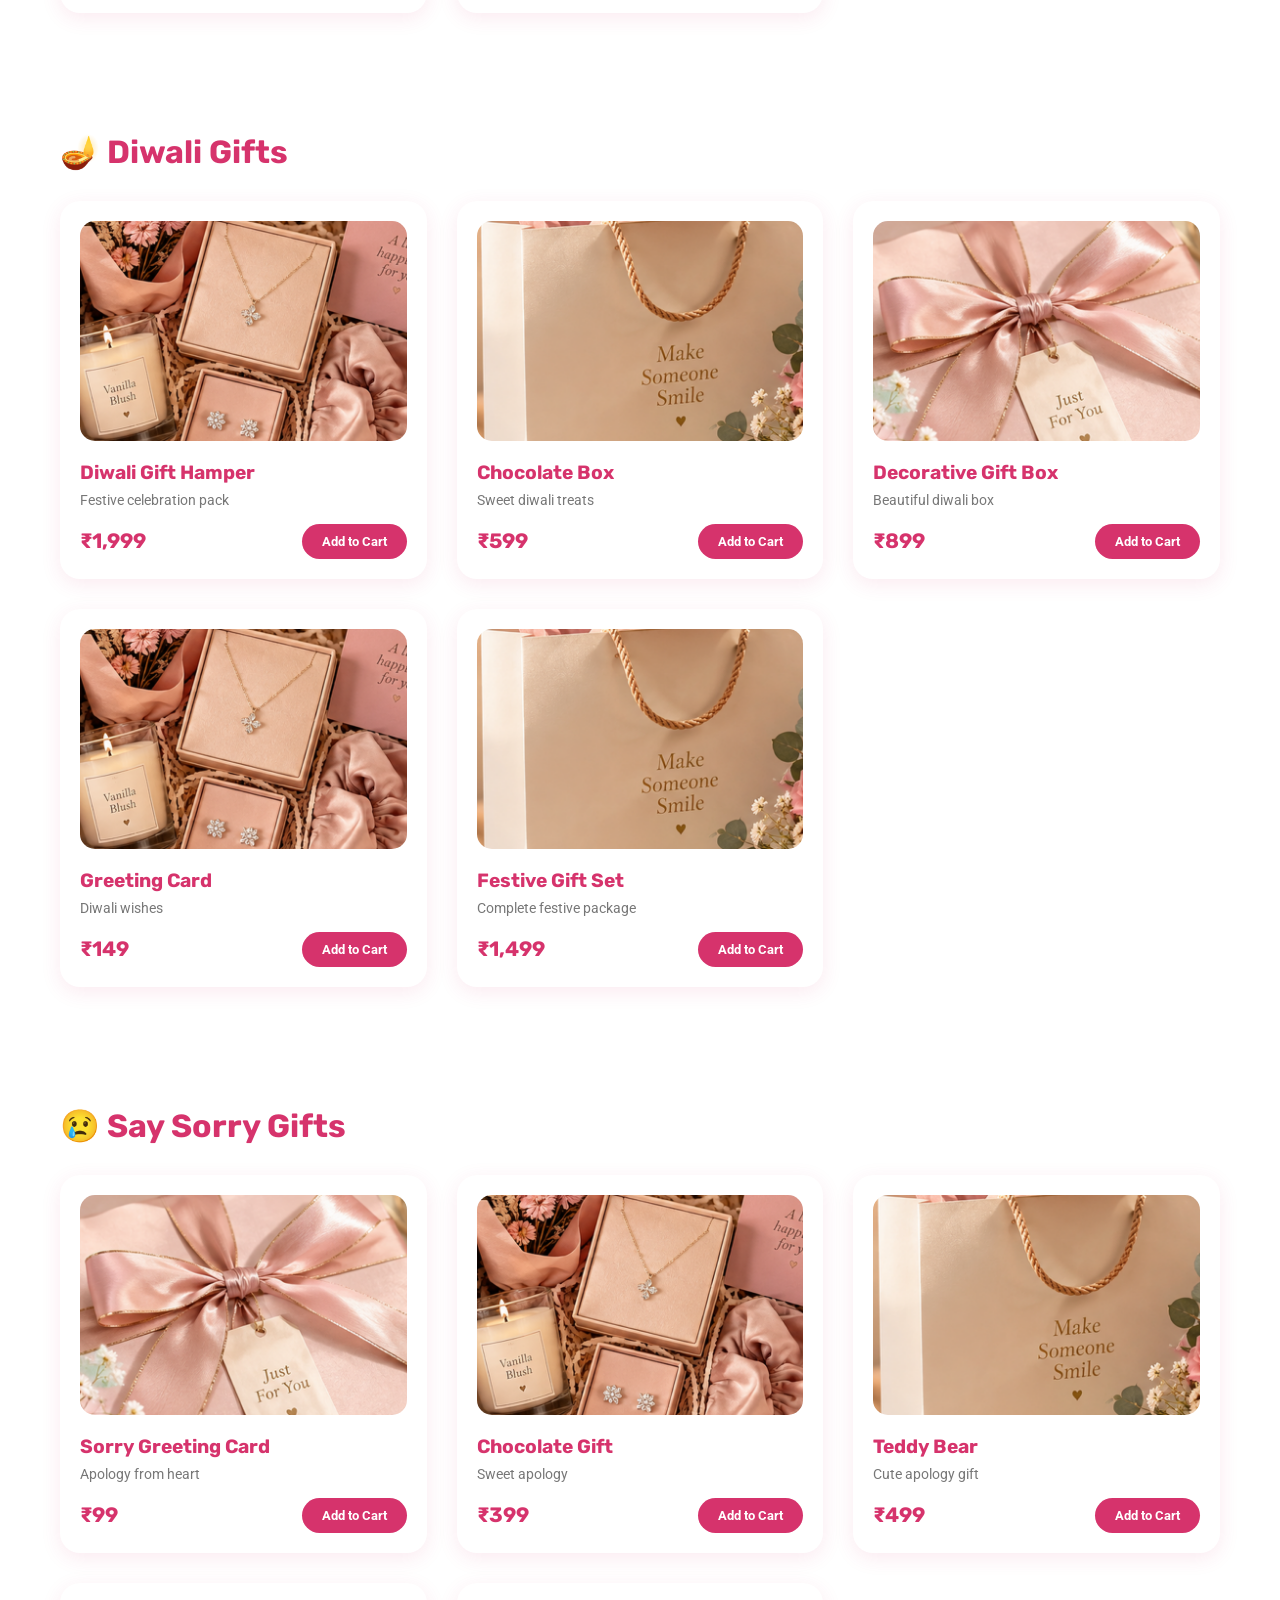
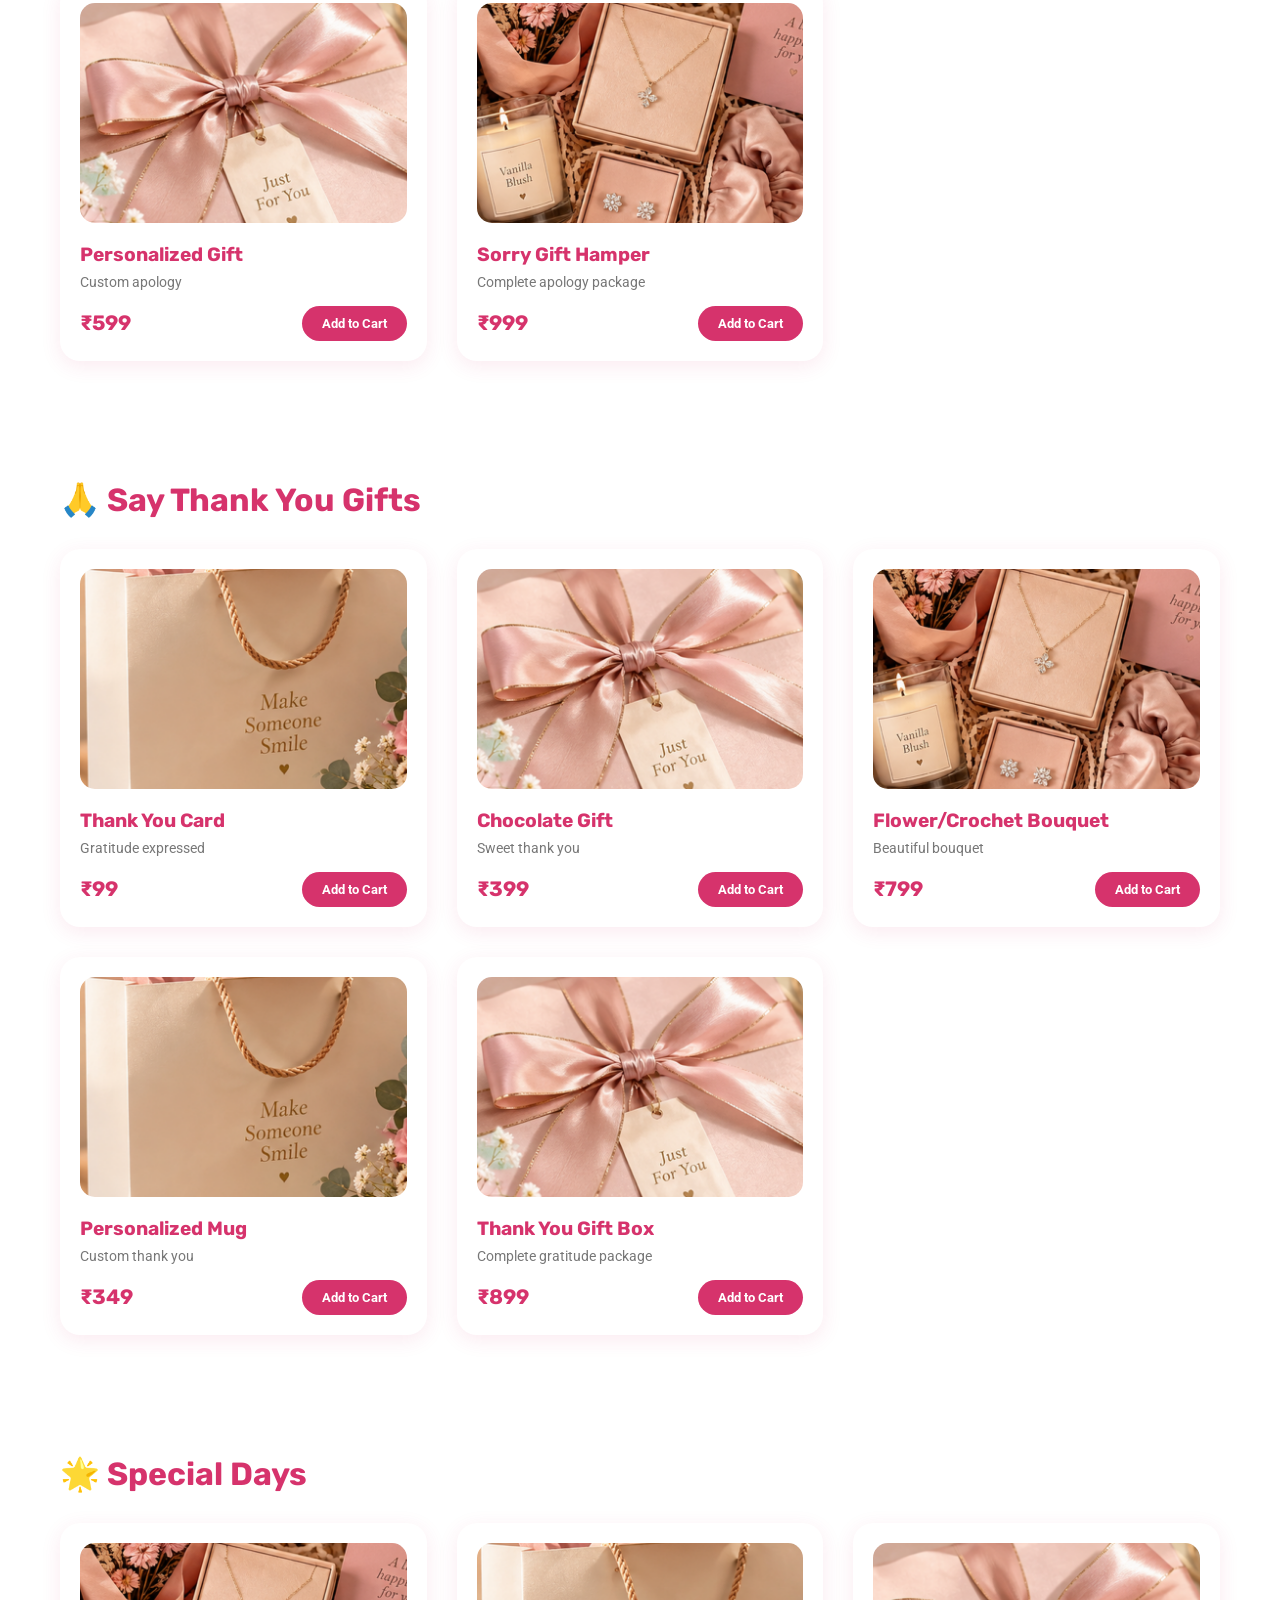
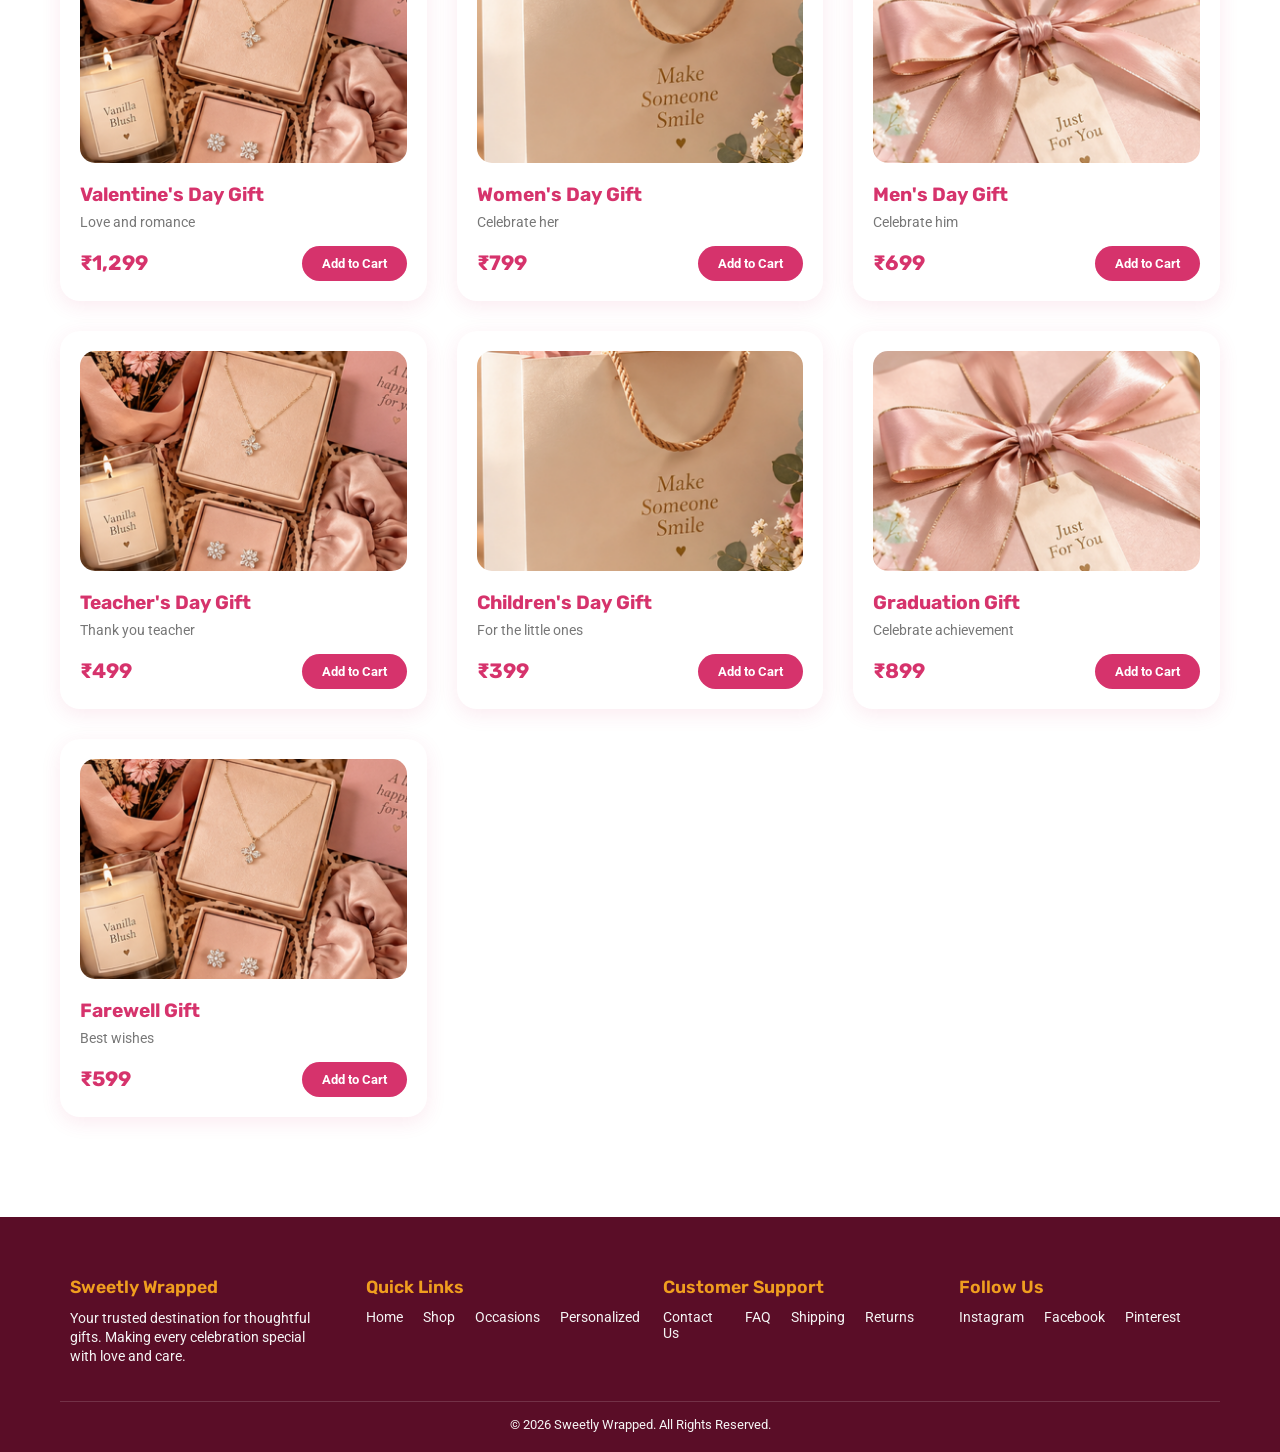
<file: occasions.html>
<!DOCTYPE html>
<html lang="en">
<head>
    <meta charset="UTF-8">
    <meta name="viewport" content="width=device-width, initial-scale=1.0">
    <title>Sweetly Wrapped</title>
    <link rel="stylesheet" href="css/style.css">
    <link rel="shortcut icon" href="images/logo.png" type="image/x-icon">
    
    <link rel="preconnect" href="https://fonts.googleapis.com">
<link rel="preconnect" href="https://fonts.gstatic.com" crossorigin>
<link href="https://fonts.googleapis.com/css2?family=Comic+Relief:wght@400;700&family=Roboto:ital,wght@0,100..900;1,100..900&family=Rubik:ital,wght@0,300..900;1,300..900&display=swap" rel="stylesheet">
<body>

    <header>
        <nav>
            <div>

                 <img src="images/logo.png" alt="Logo" width="180px" title="sweetly wrapped logo">

                

                <ul id="navMenu">
                    <li><a href="index.html">Home</a></li>
                    <li><a href="occasions.html"  class="active">Occasions</a></li>
                    <li><a href="shop.html">Shop</a></li>
                    <li><a href="personalized.html">Personalized </a></li>
                    <li><a href="aboutus.html">About Us</a></li>
                    <li><a href="cart.html">Cart <i class="fa-solid fa-cart-shopping"></i></a></li>
                    <li><a href="login.html">Login <i class="fa-solid fa-right-to-bracket"></i></a></li>
                </ul>
            </div>
        </nav>
    </header>

    <!-- Occasions Hero Section -->
    <section class="shop-hero">
        <div class="container">
            <h1>Gifts for Every Occasion</h1>
            <p>Find the perfect gift for every special moment</p>
        </div>
    </section>

    <!-- Birthday Section -->
    <section class="occasion-section">
        <div class="container">
            <h2 class="occasion-title">🎂 Birthday Gifts</h2>
            <div class="products-grid">
                <div class="product-card">
                    <img src="images/hero1.png" alt="Birthday Greeting Card">
                    <h3>Birthday Greeting Card</h3>
                    <p>Wish them a happy birthday</p>
                    <div class="product-footer">
                        <span class="price">₹99</span>
                        <button class="btn-add-cart">Add to Cart</button>
                    </div>
                </div>
                <div class="product-card">
                    <img src="images/hero2.png" alt="Birthday Gift Hamper">
                    <h3>Birthday Gift Hamper</h3>
                    <p>Complete birthday surprise</p>
                    <div class="product-footer">
                        <span class="price">₹1,499</span>
                        <button class="btn-add-cart">Add to Cart</button>
                    </div>
                </div>
                <div class="product-card">
                    <img src="images/hero3.png" alt="Teddy Bear">
                    <h3>Teddy Bear</h3>
                    <p>Cute birthday companion</p>
                    <div class="product-footer">
                        <span class="price">₹499</span>
                        <button class="btn-add-cart">Add to Cart</button>
                    </div>
                </div>
                <div class="product-card">
                    <img src="images/hero1.png" alt="Personalized Mug">
                    <h3>Personalized Mug</h3>
                    <p>Custom birthday mug</p>
                    <div class="product-footer">
                        <span class="price">₹349</span>
                        <button class="btn-add-cart">Add to Cart</button>
                    </div>
                </div>
                <div class="product-card">
                    <img src="images/hero2.png" alt="Cake/Chocolate Gift Box">
                    <h3>Cake/Chocolate Gift Box</h3>
                    <p>Sweet birthday treat</p>
                    <div class="product-footer">
                        <span class="price">₹799</span>
                        <button class="btn-add-cart">Add to Cart</button>
                    </div>
                </div>
            </div>
        </div>
    </section>

    <!-- Anniversary Section -->
    <section class="occasion-section">
        <div class="container">
            <h2 class="occasion-title">💕 Anniversary Gifts</h2>
            <div class="products-grid">
                <div class="product-card">
                    <img src="images/hero3.png" alt="Couple Gift">
                    <h3>Couple Gift</h3>
                    <p>Perfect for couples</p>
                    <div class="product-footer">
                        <span class="price">₹1,299</span>
                        <button class="btn-add-cart">Add to Cart</button>
                    </div>
                </div>
                <div class="product-card">
                    <img src="images/hero1.png" alt="Personalized Photo Frame">
                    <h3>Personalized Photo Frame</h3>
                    <p>Capture your memories</p>
                    <div class="product-footer">
                        <span class="price">₹599</span>
                        <button class="btn-add-cart">Add to Cart</button>
                    </div>
                </div>
                <div class="product-card">
                    <img src="images/hero2.png" alt="Anniversary Card">
                    <h3>Anniversary Card</h3>
                    <p>Express your love</p>
                    <div class="product-footer">
                        <span class="price">₹149</span>
                        <button class="btn-add-cart">Add to Cart</button>
                    </div>
                </div>
                <div class="product-card">
                    <img src="images/hero3.png" alt="Chocolate Hamper">
                    <h3>Chocolate Hamper</h3>
                    <p>Sweet anniversary treat</p>
                    <div class="product-footer">
                        <span class="price">₹899</span>
                        <button class="btn-add-cart">Add to Cart</button>
                    </div>
                </div>
                <div class="product-card">
                    <img src="images/hero1.png" alt="Customized Gift Box">
                    <h3>Customized Gift Box</h3>
                    <p>Personalized surprise</p>
                    <div class="product-footer">
                        <span class="price">₹1,199</span>
                        <button class="btn-add-cart">Add to Cart</button>
                    </div>
                </div>
            </div>
        </div>
    </section>

    <!-- Friendship Day Section -->
    <section class="occasion-section">
        <div class="container">
            <h2 class="occasion-title">🤝 Friendship Day Gifts</h2>
            <div class="products-grid">
                <div class="product-card">
                    <img src="images/hero2.png" alt="Friendship Card">
                    <h3>Friendship Card</h3>
                    <p>Celebrate your bond</p>
                    <div class="product-footer">
                        <span class="price">₹99</span>
                        <button class="btn-add-cart">Add to Cart</button>
                    </div>
                </div>
                <div class="product-card">
                    <img src="images/hero3.png" alt="Friendship Bracelet">
                    <h3>Friendship Bracelet</h3>
                    <p>Matching friendship bands</p>
                    <div class="product-footer">
                        <span class="price">₹399</span>
                        <button class="btn-add-cart">Add to Cart</button>
                    </div>
                </div>
                <div class="product-card">
                    <img src="images/hero1.png" alt="Photo Frame">
                    <h3>Photo Frame</h3>
                    <p>Best friend memories</p>
                    <div class="product-footer">
                        <span class="price">₹449</span>
                        <button class="btn-add-cart">Add to Cart</button>
                    </div>
                </div>
                <div class="product-card">
                    <img src="images/hero2.png" alt="Friendship Gift Box">
                    <h3>Friendship Gift Box</h3>
                    <p>Complete friendship package</p>
                    <div class="product-footer">
                        <span class="price">₹999</span>
                        <button class="btn-add-cart">Add to Cart</button>
                    </div>
                </div>
                <div class="product-card">
                    <img src="images/hero3.png" alt="Personalized Keychain">
                    <h3>Personalized Keychain</h3>
                    <p>Custom friend keychain</p>
                    <div class="product-footer">
                        <span class="price">₹199</span>
                        <button class="btn-add-cart">Add to Cart</button>
                    </div>
                </div>
            </div>
        </div>
    </section>

    <!-- Mother's Day Section -->
    <section class="occasion-section">
        <div class="container">
            <h2 class="occasion-title">🌸 Mother's Day Gifts</h2>
            <div class="products-grid">
                <div class="product-card">
                    <img src="images/hero1.png" alt="Mother's Day Card">
                    <h3>Mother's Day Card</h3>
                    <p>Thank you mom</p>
                    <div class="product-footer">
                        <span class="price">₹149</span>
                        <button class="btn-add-cart">Add to Cart</button>
                    </div>
                </div>
                <div class="product-card">
                    <img src="images/hero2.png" alt="Personalized Mug">
                    <h3>Personalized Mug</h3>
                    <p>Mom's special mug</p>
                    <div class="product-footer">
                        <span class="price">₹349</span>
                        <button class="btn-add-cart">Add to Cart</button>
                    </div>
                </div>
                <div class="product-card">
                    <img src="images/hero3.png" alt="Photo Frame">
                    <h3>Photo Frame</h3>
                    <p>Family memories</p>
                    <div class="product-footer">
                        <span class="price">₹549</span>
                        <button class="btn-add-cart">Add to Cart</button>
                    </div>
                </div>
                <div class="product-card">
                    <img src="images/hero1.png" alt="Gift Hamper">
                    <h3>Gift Hamper</h3>
                    <p>Complete mom package</p>
                    <div class="product-footer">
                        <span class="price">₹1,499</span>
                        <button class="btn-add-cart">Add to Cart</button>
                    </div>
                </div>
                <div class="product-card">
                    <img src="images/hero2.png" alt="Jewelry">
                    <h3>Jewelry</h3>
                    <p>Elegant jewelry set</p>
                    <div class="product-footer">
                        <span class="price">₹1,999</span>
                        <button class="btn-add-cart">Add to Cart</button>
                    </div>
                </div>
            </div>
        </div>
    </section>

    <!-- Father's Day Section -->
    <section class="occasion-section">
        <div class="container">
            <h2 class="occasion-title">👨 Father's Day Gifts</h2>
            <div class="products-grid">
                <div class="product-card">
                    <img src="images/hero3.png" alt="Wallet">
                    <h3>Wallet</h3>
                    <p>Premium leather wallet</p>
                    <div class="product-footer">
                        <span class="price">₹799</span>
                        <button class="btn-add-cart">Add to Cart</button>
                    </div>
                </div>
                <div class="product-card">
                    <img src="images/hero1.png" alt="Watch">
                    <h3>Watch</h3>
                    <p>Stylish timepiece</p>
                    <div class="product-footer">
                        <span class="price">₹2,499</span>
                        <button class="btn-add-cart">Add to Cart</button>
                    </div>
                </div>
                <div class="product-card">
                    <img src="images/hero2.png" alt="Keychain">
                    <h3>Keychain</h3>
                    <p>Personalized keychain</p>
                    <div class="product-footer">
                        <span class="price">₹249</span>
                        <button class="btn-add-cart">Add to Cart</button>
                    </div>
                </div>
                <div class="product-card">
                    <img src="images/hero3.png" alt="Father's Day Card">
                    <h3>Father's Day Card</h3>
                    <p>Thank you dad</p>
                    <div class="product-footer">
                        <span class="price">₹149</span>
                        <button class="btn-add-cart">Add to Cart</button>
                    </div>
                </div>
                <div class="product-card">
                    <img src="images/hero1.png" alt="Gift Hamper">
                    <h3>Gift Hamper</h3>
                    <p>Complete dad package</p>
                    <div class="product-footer">
                        <span class="price">₹1,299</span>
                        <button class="btn-add-cart">Add to Cart</button>
                    </div>
                </div>
            </div>
        </div>
    </section>

    <!-- Sister's Day Section -->
    <section class="occasion-section">
        <div class="container">
            <h2 class="occasion-title">👧 Sister's Day Gifts</h2>
            <div class="products-grid">
                <div class="product-card">
                    <img src="images/hero2.png" alt="Bracelet">
                    <h3>Bracelet</h3>
                    <p>Charming bracelet</p>
                    <div class="product-footer">
                        <span class="price">₹549</span>
                        <button class="btn-add-cart">Add to Cart</button>
                    </div>
                </div>
                <div class="product-card">
                    <img src="images/hero3.png" alt="Personalized Mug">
                    <h3>Personalized Mug</h3>
                    <p>Sister's special mug</p>
                    <div class="product-footer">
                        <span class="price">₹349</span>
                        <button class="btn-add-cart">Add to Cart</button>
                    </div>
                </div>
                <div class="product-card">
                    <img src="images/hero1.png" alt="Sister Greeting Card">
                    <h3>Sister Greeting Card</h3>
                    <p>Love you sister</p>
                    <div class="product-footer">
                        <span class="price">₹99</span>
                        <button class="btn-add-cart">Add to Cart</button>
                    </div>
                </div>
                <div class="product-card">
                    <img src="images/hero2.png" alt="Soft Toy">
                    <h3>Soft Toy</h3>
                    <p>Cute plush toy</p>
                    <div class="product-footer">
                        <span class="price">₹399</span>
                        <button class="btn-add-cart">Add to Cart</button>
                    </div>
                </div>
                <div class="product-card">
                    <img src="images/hero3.png" alt="Customized Gift Box">
                    <h3>Customized Gift Box</h3>
                    <p>Personalized surprise</p>
                    <div class="product-footer">
                        <span class="price">₹999</span>
                        <button class="btn-add-cart">Add to Cart</button>
                    </div>
                </div>
            </div>
        </div>
    </section>

    <!-- Brother's Day Section -->
    <section class="occasion-section">
        <div class="container">
            <h2 class="occasion-title">👦 Brother's Day Gifts</h2>
            <div class="products-grid">
                <div class="product-card">
                    <img src="images/hero1.png" alt="Wallet">
                    <h3>Wallet</h3>
                    <p>Stylish wallet</p>
                    <div class="product-footer">
                        <span class="price">₹699</span>
                        <button class="btn-add-cart">Add to Cart</button>
                    </div>
                </div>
                <div class="product-card">
                    <img src="images/hero2.png" alt="Keychain">
                    <h3>Keychain</h3>
                    <p>Cool keychain</p>
                    <div class="product-footer">
                        <span class="price">₹199</span>
                        <button class="btn-add-cart">Add to Cart</button>
                    </div>
                </div>
                <div class="product-card">
                    <img src="images/hero3.png" alt="Perfume">
                    <h3>Perfume</h3>
                    <p>Great fragrance</p>
                    <div class="product-footer">
                        <span class="price">₹899</span>
                        <button class="btn-add-cart">Add to Cart</button>
                    </div>
                </div>
                <div class="product-card">
                    <img src="images/hero1.png" alt="Brother Greeting Card">
                    <h3>Brother Greeting Card</h3>
                    <p>Best brother ever</p>
                    <div class="product-footer">
                        <span class="price">₹99</span>
                        <button class="btn-add-cart">Add to Cart</button>
                    </div>
                </div>
                <div class="product-card">
                    <img src="images/hero2.png" alt="Gift Hamper">
                    <h3>Gift Hamper</h3>
                    <p>Complete brother package</p>
                    <div class="product-footer">
                        <span class="price">₹1,199</span>
                        <button class="btn-add-cart">Add to Cart</button>
                    </div>
                </div>
            </div>
        </div>
    </section>

    <!-- Raksha Bandhan Section -->
    <section class="occasion-section">
        <div class="container">
            <h2 class="occasion-title">🎀 Raksha Bandhan Gifts</h2>
            <div class="products-grid">
                <div class="product-card">
                    <img src="images/hero3.png" alt="Rakhi Gift Set">
                    <h3>Rakhi Gift Set</h3>
                    <p>Complete rakhi package</p>
                    <div class="product-footer">
                        <span class="price">₹799</span>
                        <button class="btn-add-cart">Add to Cart</button>
                    </div>
                </div>
                <div class="product-card">
                    <img src="images/hero1.png" alt="Chocolate Hamper">
                    <h3>Chocolate Hamper</h3>
                    <p>Sweet rakhi treat</p>
                    <div class="product-footer">
                        <span class="price">₹699</span>
                        <button class="btn-add-cart">Add to Cart</button>
                    </div>
                </div>
                <div class="product-card">
                    <img src="images/hero2.png" alt="Personalized Mug">
                    <h3>Personalized Mug</h3>
                    <p>Sibling special mug</p>
                    <div class="product-footer">
                        <span class="price">₹349</span>
                        <button class="btn-add-cart">Add to Cart</button>
                    </div>
                </div>
                <div class="product-card">
                    <img src="images/hero3.png" alt="Sibling Gift Box">
                    <h3>Sibling Gift Box</h3>
                    <p>Complete sibling package</p>
                    <div class="product-footer">
                        <span class="price">₹1,099</span>
                        <button class="btn-add-cart">Add to Cart</button>
                    </div>
                </div>
                <div class="product-card">
                    <img src="images/hero1.png" alt="Greeting Card">
                    <h3>Greeting Card</h3>
                    <p>Raksha Bandhan wishes</p>
                    <div class="product-footer">
                        <span class="price">₹149</span>
                        <button class="btn-add-cart">Add to Cart</button>
                    </div>
                </div>
            </div>
        </div>
    </section>

    <!-- Diwali Section -->
    <section class="occasion-section">
        <div class="container">
            <h2 class="occasion-title">🪔 Diwali Gifts</h2>
            <div class="products-grid">
                <div class="product-card">
                    <img src="images/hero2.png" alt="Diwali Gift Hamper">
                    <h3>Diwali Gift Hamper</h3>
                    <p>Festive celebration pack</p>
                    <div class="product-footer">
                        <span class="price">₹1,999</span>
                        <button class="btn-add-cart">Add to Cart</button>
                    </div>
                </div>
                <div class="product-card">
                    <img src="images/hero3.png" alt="Chocolate Box">
                    <h3>Chocolate Box</h3>
                    <p>Sweet diwali treats</p>
                    <div class="product-footer">
                        <span class="price">₹599</span>
                        <button class="btn-add-cart">Add to Cart</button>
                    </div>
                </div>
                <div class="product-card">
                    <img src="images/hero1.png" alt="Decorative Gift Box">
                    <h3>Decorative Gift Box</h3>
                    <p>Beautiful diwali box</p>
                    <div class="product-footer">
                        <span class="price">₹899</span>
                        <button class="btn-add-cart">Add to Cart</button>
                    </div>
                </div>
                <div class="product-card">
                    <img src="images/hero2.png" alt="Greeting Card">
                    <h3>Greeting Card</h3>
                    <p>Diwali wishes</p>
                    <div class="product-footer">
                        <span class="price">₹149</span>
                        <button class="btn-add-cart">Add to Cart</button>
                    </div>
                </div>
                <div class="product-card">
                    <img src="images/hero3.png" alt="Festive Gift Set">
                    <h3>Festive Gift Set</h3>
                    <p>Complete festive package</p>
                    <div class="product-footer">
                        <span class="price">₹1,499</span>
                        <button class="btn-add-cart">Add to Cart</button>
                    </div>
                </div>
            </div>
        </div>
    </section>

    <!-- Sorry Section -->
    <section class="occasion-section">
        <div class="container">
            <h2 class="occasion-title">😢 Say Sorry Gifts</h2>
            <div class="products-grid">
                <div class="product-card">
                    <img src="images/hero1.png" alt="Sorry Greeting Card">
                    <h3>Sorry Greeting Card</h3>
                    <p>Apology from heart</p>
                    <div class="product-footer">
                        <span class="price">₹99</span>
                        <button class="btn-add-cart">Add to Cart</button>
                    </div>
                </div>
                <div class="product-card">
                    <img src="images/hero2.png" alt="Chocolate Gift">
                    <h3>Chocolate Gift</h3>
                    <p>Sweet apology</p>
                    <div class="product-footer">
                        <span class="price">₹399</span>
                        <button class="btn-add-cart">Add to Cart</button>
                    </div>
                </div>
                <div class="product-card">
                    <img src="images/hero3.png" alt="Teddy Bear">
                    <h3>Teddy Bear</h3>
                    <p>Cute apology gift</p>
                    <div class="product-footer">
                        <span class="price">₹499</span>
                        <button class="btn-add-cart">Add to Cart</button>
                    </div>
                </div>
                <div class="product-card">
                    <img src="images/hero1.png" alt="Personalized Gift">
                    <h3>Personalized Gift</h3>
                    <p>Custom apology</p>
                    <div class="product-footer">
                        <span class="price">₹599</span>
                        <button class="btn-add-cart">Add to Cart</button>
                    </div>
                </div>
                <div class="product-card">
                    <img src="images/hero2.png" alt="Sorry Gift Hamper">
                    <h3>Sorry Gift Hamper</h3>
                    <p>Complete apology package</p>
                    <div class="product-footer">
                        <span class="price">₹999</span>
                        <button class="btn-add-cart">Add to Cart</button>
                    </div>
                </div>
            </div>
        </div>
    </section>

    <!-- Thank You Section -->
    <section class="occasion-section">
        <div class="container">
            <h2 class="occasion-title">🙏 Say Thank You Gifts</h2>
            <div class="products-grid">
                <div class="product-card">
                    <img src="images/hero3.png" alt="Thank You Card">
                    <h3>Thank You Card</h3>
                    <p>Gratitude expressed</p>
                    <div class="product-footer">
                        <span class="price">₹99</span>
                        <button class="btn-add-cart">Add to Cart</button>
                    </div>
                </div>
                <div class="product-card">
                    <img src="images/hero1.png" alt="Chocolate Gift">
                    <h3>Chocolate Gift</h3>
                    <p>Sweet thank you</p>
                    <div class="product-footer">
                        <span class="price">₹399</span>
                        <button class="btn-add-cart">Add to Cart</button>
                    </div>
                </div>
                <div class="product-card">
                    <img src="images/hero2.png" alt="Flower/Crochet Bouquet">
                    <h3>Flower/Crochet Bouquet</h3>
                    <p>Beautiful bouquet</p>
                    <div class="product-footer">
                        <span class="price">₹799</span>
                        <button class="btn-add-cart">Add to Cart</button>
                    </div>
                </div>
                <div class="product-card">
                    <img src="images/hero3.png" alt="Personalized Mug">
                    <h3>Personalized Mug</h3>
                    <p>Custom thank you</p>
                    <div class="product-footer">
                        <span class="price">₹349</span>
                        <button class="btn-add-cart">Add to Cart</button>
                    </div>
                </div>
                <div class="product-card">
                    <img src="images/hero1.png" alt="Thank You Gift Box">
                    <h3>Thank You Gift Box</h3>
                    <p>Complete gratitude package</p>
                    <div class="product-footer">
                        <span class="price">₹899</span>
                        <button class="btn-add-cart">Add to Cart</button>
                    </div>
                </div>
            </div>
        </div>
    </section>

    <!-- Special Days Section -->
    <section class="occasion-section">
        <div class="container">
            <h2 class="occasion-title">🌟 Special Days</h2>
            <div class="products-grid">
                <div class="product-card">
                    <img src="images/hero2.png" alt="Valentine's Day Gift">
                    <h3>Valentine's Day Gift</h3>
                    <p>Love and romance</p>
                    <div class="product-footer">
                        <span class="price">₹1,299</span>
                        <button class="btn-add-cart">Add to Cart</button>
                    </div>
                </div>
                <div class="product-card">
                    <img src="images/hero3.png" alt="Women's Day Gift">
                    <h3>Women's Day Gift</h3>
                    <p>Celebrate her</p>
                    <div class="product-footer">
                        <span class="price">₹799</span>
                        <button class="btn-add-cart">Add to Cart</button>
                    </div>
                </div>
                <div class="product-card">
                    <img src="images/hero1.png" alt="Men's Day Gift">
                    <h3>Men's Day Gift</h3>
                    <p>Celebrate him</p>
                    <div class="product-footer">
                        <span class="price">₹699</span>
                        <button class="btn-add-cart">Add to Cart</button>
                    </div>
                </div>
                <div class="product-card">
                    <img src="images/hero2.png" alt="Teacher's Day Gift">
                    <h3>Teacher's Day Gift</h3>
                    <p>Thank you teacher</p>
                    <div class="product-footer">
                        <span class="price">₹499</span>
                        <button class="btn-add-cart">Add to Cart</button>
                    </div>
                </div>
                <div class="product-card">
                    <img src="images/hero3.png" alt="Children's Day Gift">
                    <h3>Children's Day Gift</h3>
                    <p>For the little ones</p>
                    <div class="product-footer">
                        <span class="price">₹399</span>
                        <button class="btn-add-cart">Add to Cart</button>
                    </div>
                </div>
                <div class="product-card">
                    <img src="images/hero1.png" alt="Graduation Gift">
                    <h3>Graduation Gift</h3>
                    <p>Celebrate achievement</p>
                    <div class="product-footer">
                        <span class="price">₹899</span>
                        <button class="btn-add-cart">Add to Cart</button>
                    </div>
                </div>
                <div class="product-card">
                    <img src="images/hero2.png" alt="Farewell Gift">
                    <h3>Farewell Gift</h3>
                    <p>Best wishes</p>
                    <div class="product-footer">
                        <span class="price">₹599</span>
                        <button class="btn-add-cart">Add to Cart</button>
                    </div>
                </div>
            </div>
        </div>
    </section>

    <!-- Footer -->
    <footer class="footer">
        <div class="container">
            <div class="footer-content">
                <div class="footer-section">
                    <h3>Sweetly Wrapped</h3>
                    <p>Your trusted destination for thoughtful gifts. Making every celebration special with love and care.</p>
                </div>
                <div class="footer-section">
                    <h3>Quick Links</h3>
                    <ul>
                        <li><a href="index.html">Home</a></li>
                        <li><a href="shop.html">Shop</a></li>
                        <li><a href="occasions.html">Occasions</a></li>
                        <li><a href="personalized.html">Personalized</a></li>
                    </ul>
                </div>
                <div class="footer-section">
                    <h3>Customer Support</h3>
                    <ul>
                        <li><a href="#">Contact Us</a></li>
                        <li><a href="#">FAQ</a></li>
                        <li><a href="#">Shipping</a></li>
                        <li><a href="#">Returns</a></li>
                    </ul>
                </div>
                <div class="footer-section">
                    <h3>Follow Us</h3>
                    <ul>
                        <li><a href="#">Instagram</a></li>
                        <li><a href="#">Facebook</a></li>
                        <li><a href="#">Pinterest</a></li>
                    </ul>
                </div>
            </div>
            <div class="footer-bottom">
                <p>&copy; 2026 Sweetly Wrapped. All Rights Reserved.</p>
            </div>
        </div>
    </footer>

</body>
</html>
</file>
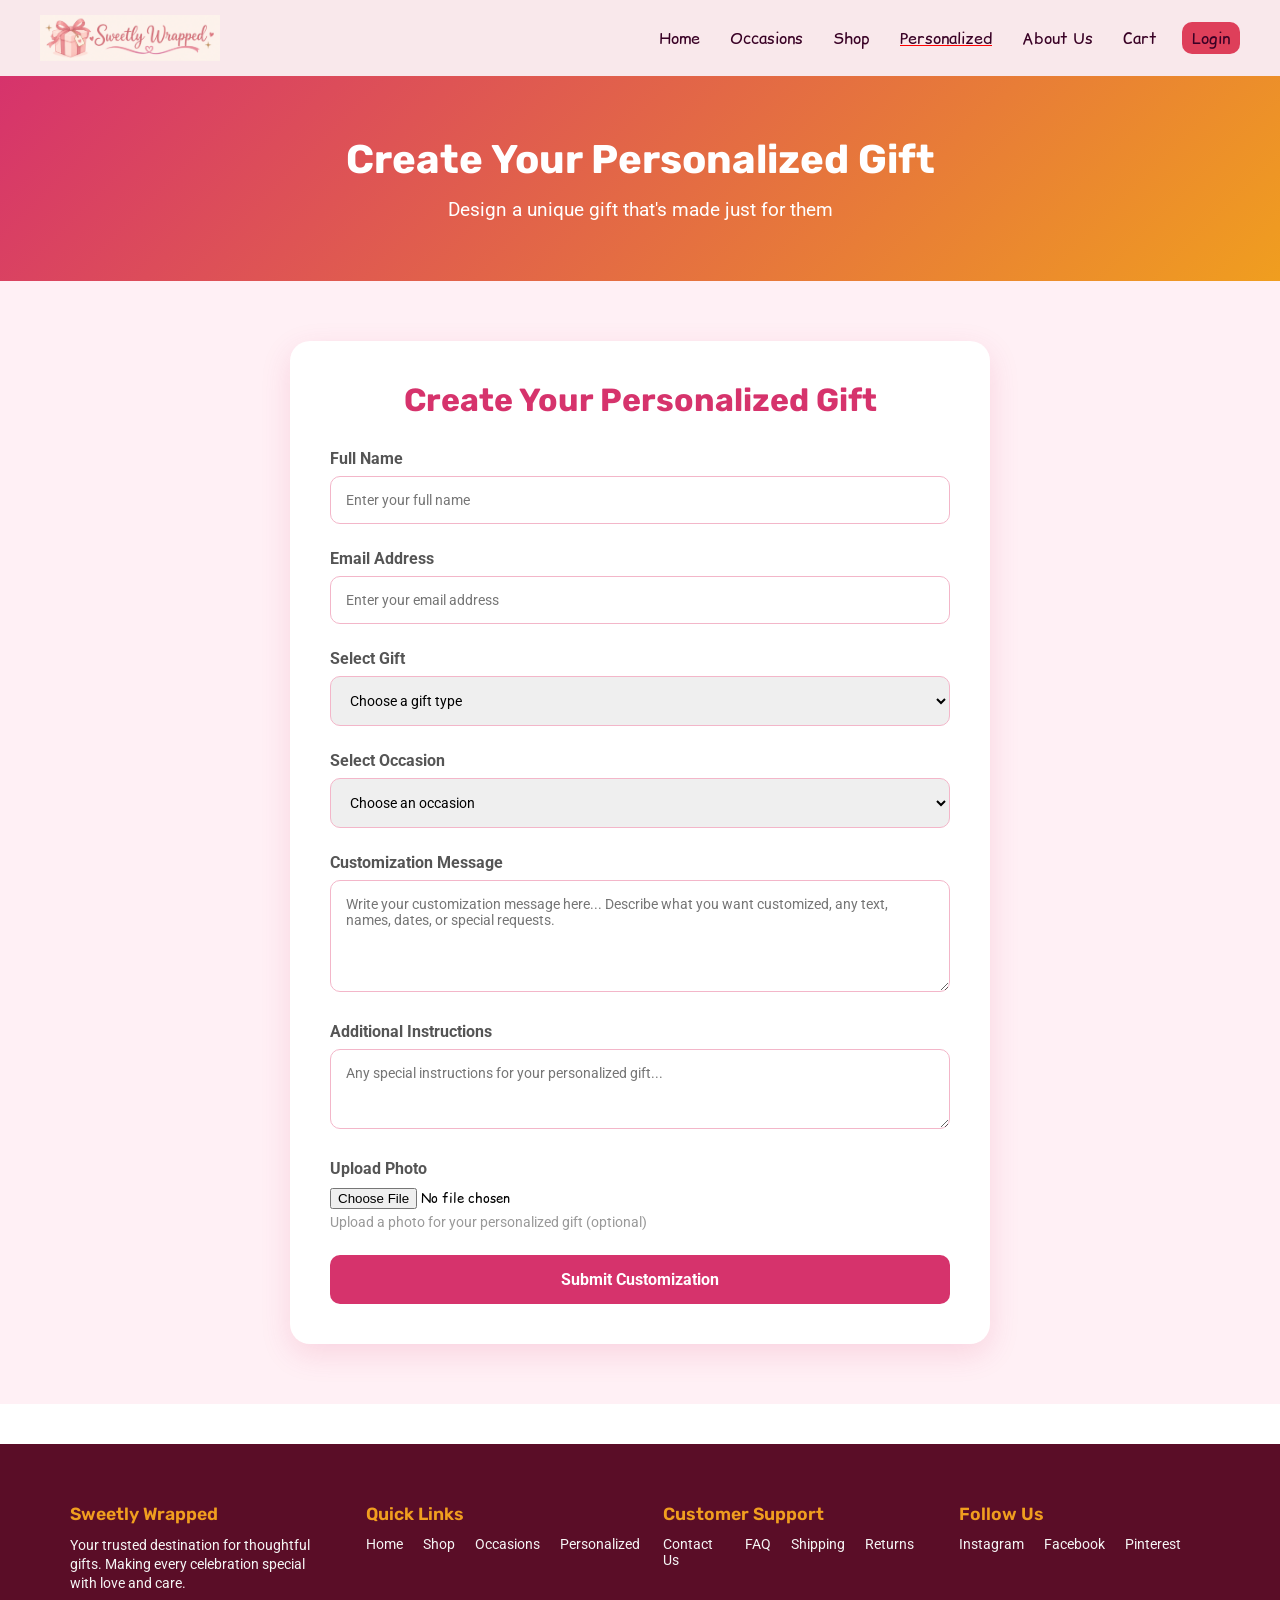
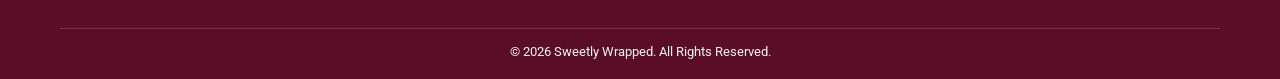
<file: personalized.html>
<!DOCTYPE html>
<html lang="en">
<head>
    <meta charset="UTF-8">
    <meta name="viewport" content="width=device-width, initial-scale=1.0">
    <title>Sweetly Wrapped</title>
    <link rel="stylesheet" href="css/style.css">
    <link rel="shortcut icon" href="images/logo.png" type="image/x-icon">
    
    <link rel="preconnect" href="https://fonts.googleapis.com">
<link rel="preconnect" href="https://fonts.gstatic.com" crossorigin>
<link href="https://fonts.googleapis.com/css2?family=Comic+Relief:wght@400;700&family=Roboto:ital,wght@0,100..900;1,100..900&family=Rubik:ital,wght@0,300..900;1,300..900&display=swap" rel="stylesheet">
<body>

    <header>
        <nav>
            <div>

                 <img src="images/logo.png" alt="Logo" width="180px" title="sweetly wrapped logo">

                

                <ul id="navMenu">
                    <li><a href="index.html">Home</a></li>
                    <li><a href="occasions.html">Occasions</a></li>
                    <li><a href="shop.html">Shop</a></li>
                    <li><a href="personalized.html"  class="active">Personalized </a></li>
                    <li><a href="aboutus.html">About Us</a></li>
                    <li><a href="cart.html">Cart <i class="fa-solid fa-cart-shopping"></i></a></li>
                    <li><a href="login.html">Login <i class="fa-solid fa-right-to-bracket"></i></a></li>
                </ul>
            </div>
        </nav>
    </header>

    <!-- Personalized Hero Section -->
    <section class="shop-hero">
        <div class="container">
            <h1>Create Your Personalized Gift</h1>
            <p>Design a unique gift that's made just for them</p>
        </div>
    </section>

    <!-- Personalization Form Section -->
    <section class="personalized-form-section">
        <div class="container">
            <div class="form-container">
                <h2>Create Your Personalized Gift</h2>
                <form>
                    <div class="form-group">
                        <label for="fullName">Full Name</label>
                        <input type="text" id="fullName" placeholder="Enter your full name" required>
                    </div>

                    <div class="form-group">
                        <label for="email">Email Address</label>
                        <input type="email" id="email" placeholder="Enter your email address" required>
                    </div>

                    <div class="form-group">
                        <label for="giftSelect">Select Gift</label>
                        <select id="giftSelect" required>
                            <option value="">Choose a gift type</option>
                            <option value="mug">Personalized Mug</option>
                            <option value="keychain">Personalized Keychain</option>
                            <option value="photoframe">Photo Frame</option>
                            <option value="tshirt">Customized T-Shirt</option>
                            <option value="cushion">Personalized Cushion</option>
                            <option value="giftbox">Customized Gift Box</option>
                            <option value="card">Personalized Greeting Card</option>
                            <option value="hamper">Personalized Hamper</option>
                        </select>
                    </div>

                    <div class="form-group">
                        <label for="occasionSelect">Select Occasion</label>
                        <select id="occasionSelect" required>
                            <option value="">Choose an occasion</option>
                            <option value="birthday">Birthday</option>
                            <option value="anniversary">Anniversary</option>
                            <option value="friendship">Friendship Day</option>
                            <option value="mothersday">Mother's Day</option>
                            <option value="fathersday">Father's Day</option>
                            <option value="sistersday">Sister's Day</option>
                            <option value="brothersday">Brother's Day</option>
                            <option value="valentine">Valentine's Day</option>
                            <option value="raksha">Raksha Bandhan</option>
                            <option value="diwali">Diwali</option>
                            <option value="sorry">Sorry</option>
                            <option value="thankyou">Thank You</option>
                            <option value="other">Other</option>
                        </select>
                    </div>

                    <div class="form-group">
                        <label for="customMessage">Customization Message</label>
                        <textarea id="customMessage" rows="5" placeholder="Write your customization message here... Describe what you want customized, any text, names, dates, or special requests." required></textarea>
                    </div>

                    <div class="form-group">
                        <label for="additionalInstructions">Additional Instructions</label>
                        <textarea id="additionalInstructions" rows="3" placeholder="Any special instructions for your personalized gift..."></textarea>
                    </div>

                    <div class="form-group">
                        <label for="photoUpload">Upload Photo</label>
                        <input type="file" id="photoUpload" accept="image/*">
                        <small>Upload a photo for your personalized gift (optional)</small>
                    </div>

                    <button type="submit" class="btn-submit">Submit Customization</button>
                </form>
            </div>
        </div>
    </section>

    <!-- Footer -->
    <footer class="footer">
        <div class="container">
            <div class="footer-content">
                <div class="footer-section">
                    <h3>Sweetly Wrapped</h3>
                    <p>Your trusted destination for thoughtful gifts. Making every celebration special with love and care.</p>
                </div>
                <div class="footer-section">
                    <h3>Quick Links</h3>
                    <ul>
                        <li><a href="index.html">Home</a></li>
                        <li><a href="shop.html">Shop</a></li>
                        <li><a href="occasions.html">Occasions</a></li>
                        <li><a href="personalized.html">Personalized</a></li>
                    </ul>
                </div>
                <div class="footer-section">
                    <h3>Customer Support</h3>
                    <ul>
                        <li><a href="#">Contact Us</a></li>
                        <li><a href="#">FAQ</a></li>
                        <li><a href="#">Shipping</a></li>
                        <li><a href="#">Returns</a></li>
                    </ul>
                </div>
                <div class="footer-section">
                    <h3>Follow Us</h3>
                    <ul>
                        <li><a href="#">Instagram</a></li>
                        <li><a href="#">Facebook</a></li>
                        <li><a href="#">Pinterest</a></li>
                    </ul>
                </div>
            </div>
            <div class="footer-bottom">
                <p>&copy; 2026 Sweetly Wrapped. All Rights Reserved.</p>
            </div>
        </div>
    </footer>

</body>
</html>
</file>
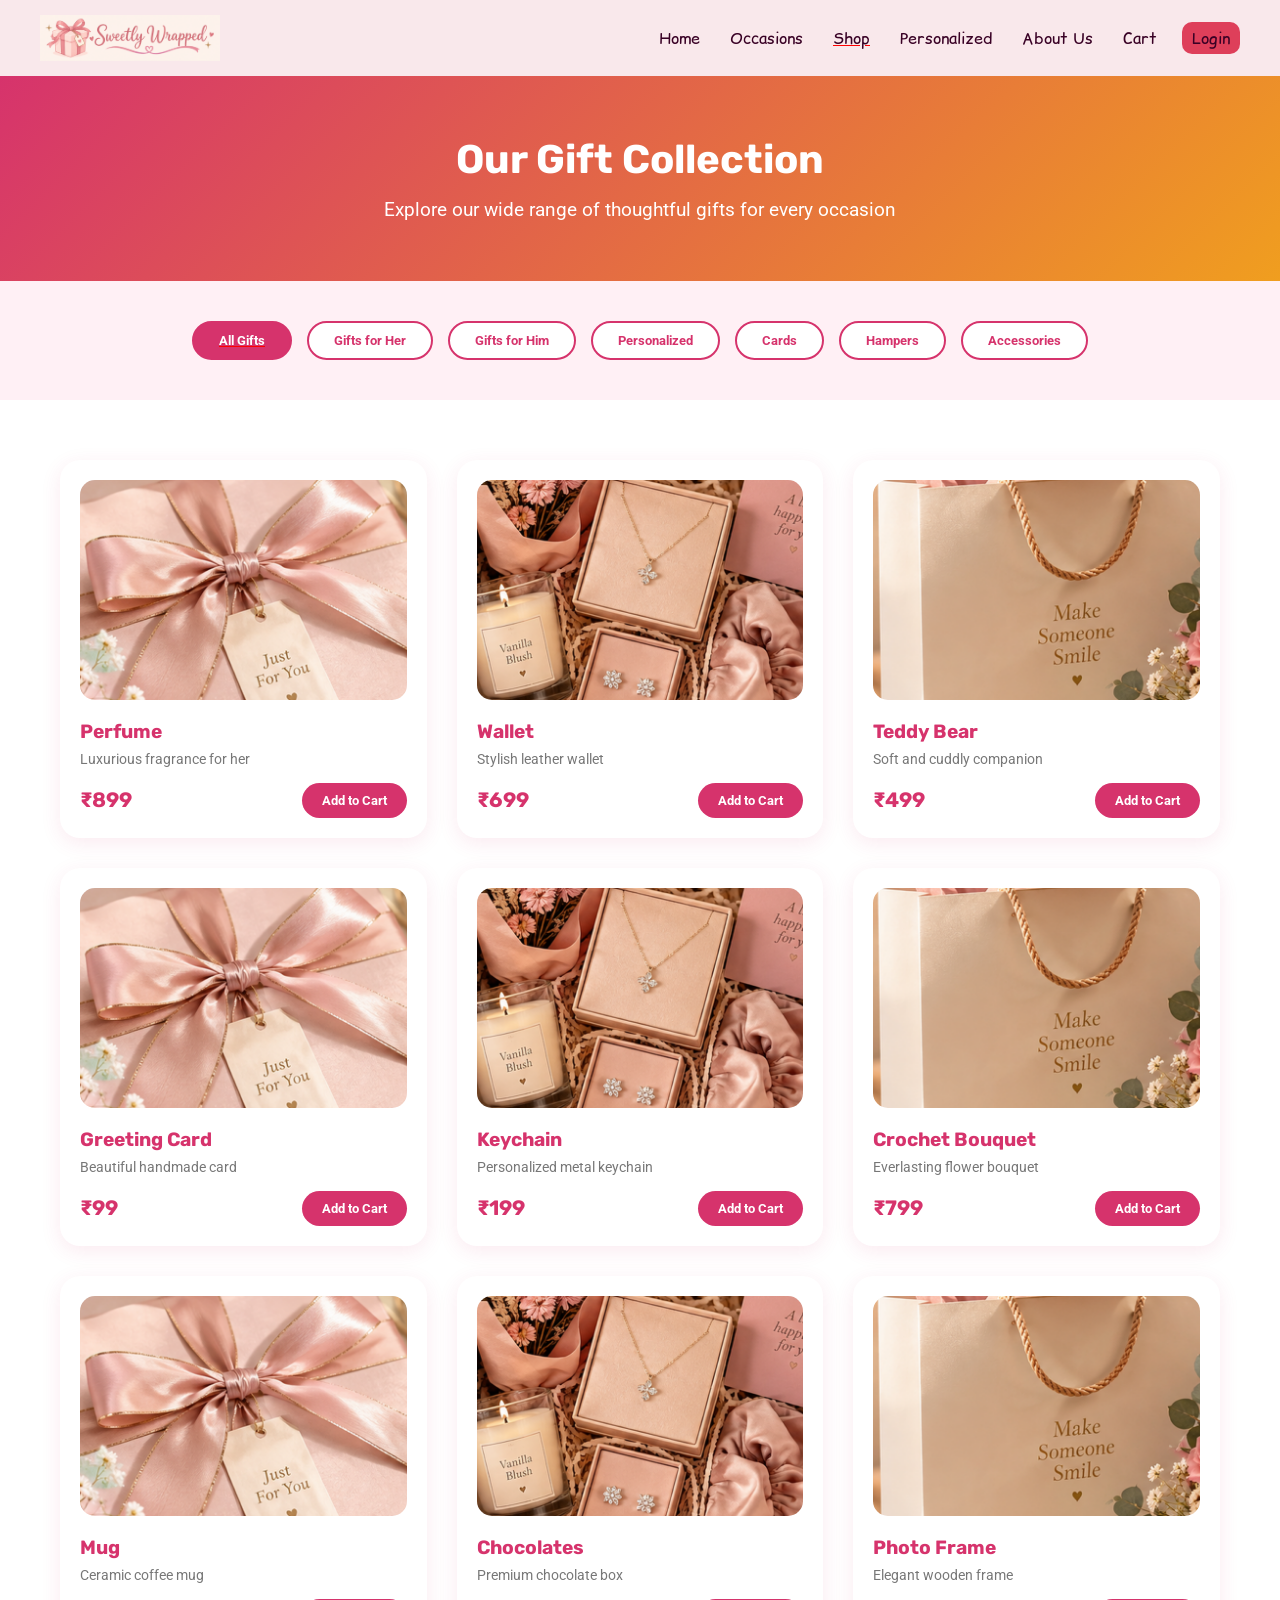
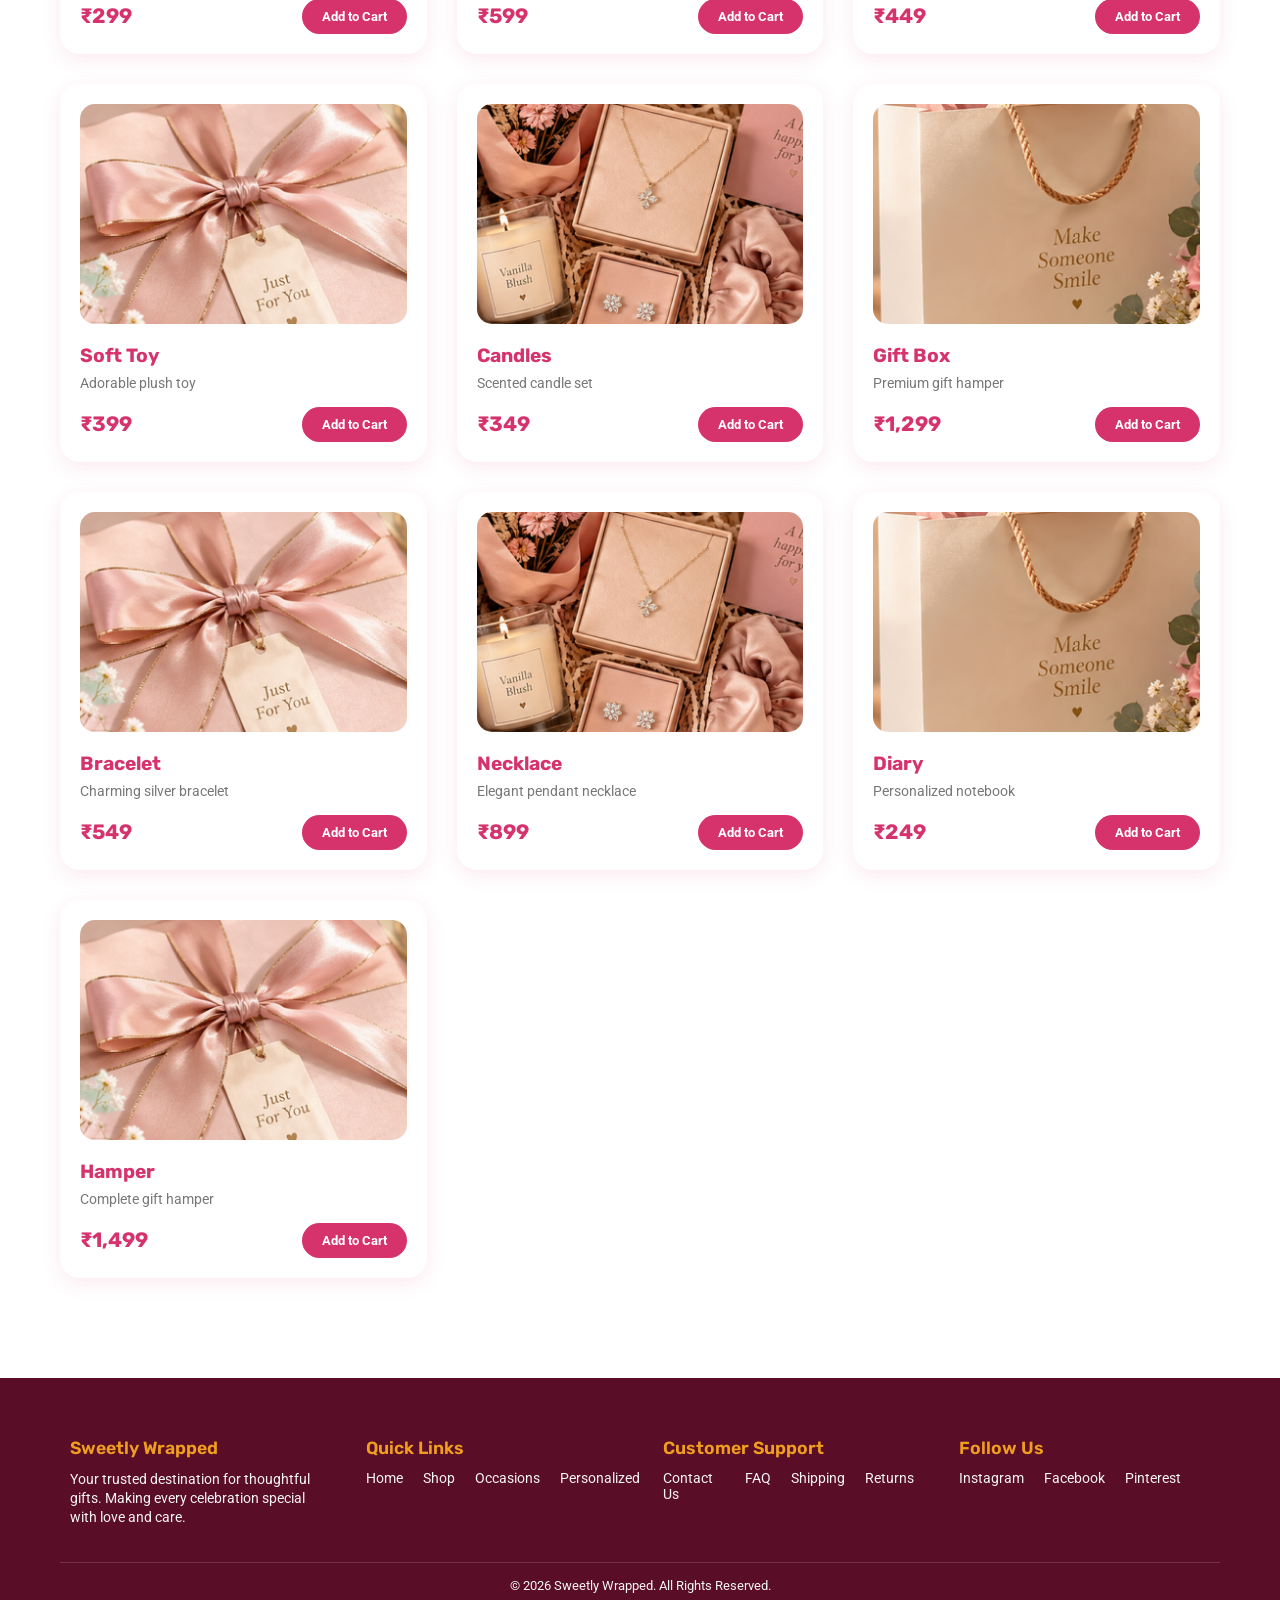
<file: shop.html>
<!DOCTYPE html>
<html lang="en">
<head>
    <meta charset="UTF-8">
    <meta name="viewport" content="width=device-width, initial-scale=1.0">
    <title>Sweetly Wrapped</title>
    <link rel="stylesheet" href="css/style.css">
    <link rel="shortcut icon" href="images/logo.png" type="image/x-icon">
    
    <link rel="preconnect" href="https://fonts.googleapis.com">
<link rel="preconnect" href="https://fonts.gstatic.com" crossorigin>
<link href="https://fonts.googleapis.com/css2?family=Comic+Relief:wght@400;700&family=Roboto:ital,wght@0,100..900;1,100..900&family=Rubik:ital,wght@0,300..900;1,300..900&display=swap" rel="stylesheet">
<body>

    <header>
        <nav>
            <div>

                 <img src="images/logo.png" alt="Logo" width="180px" title="sweetly wrapped logo">


                <ul id="navMenu">
                    <li><a href="index.html">Home</a></li>
                    <li><a href="occasions.html">Occasions</a></li>
                    <li><a href="shop.html" class="active">Shop</a></li>
                    <li><a href="personalized.html">Personalized </a></li>
                    <li><a href="aboutus.html">About Us</a></li>
                    <li><a href="cart.html">Cart <i class="fa-solid fa-cart-shopping"></i></a></li>
                    <li><a href="login.html">Login <i class="fa-solid fa-right-to-bracket"></i></a></li>
                </ul>
            </div>
        </nav>
    </header>

    <!-- Shop Hero Section -->
    <section class="shop-hero">
        <div class="container">
            <h1>Our Gift Collection</h1>
            <p>Explore our wide range of thoughtful gifts for every occasion</p>
        </div>
    </section>

    <!-- Filter Section -->
    <section class="filter-section">
        <div class="container">
            <div class="filter-buttons">
                <button class="filter-btn active">All Gifts</button>
                <button class="filter-btn">Gifts for Her</button>
                <button class="filter-btn">Gifts for Him</button>
                <button class="filter-btn">Personalized</button>
                <button class="filter-btn">Cards</button>
                <button class="filter-btn">Hampers</button>
                <button class="filter-btn">Accessories</button>
            </div>
        </div>
    </section>

    <!-- Products Grid -->
    <section class="shop-products">
        <div class="container">
            <div class="products-grid">
                <div class="product-card">
                    <img src="images/hero1.png" alt="Perfume">
                    <h3>Perfume</h3>
                    <p>Luxurious fragrance for her</p>
                    <div class="product-footer">
                        <span class="price">₹899</span>
                        <button class="btn-add-cart">Add to Cart</button>
                    </div>
                </div>
                <div class="product-card">
                    <img src="images/hero2.png" alt="Wallet">
                    <h3>Wallet</h3>
                    <p>Stylish leather wallet</p>
                    <div class="product-footer">
                        <span class="price">₹699</span>
                        <button class="btn-add-cart">Add to Cart</button>
                    </div>
                </div>
                <div class="product-card">
                    <img src="images/hero3.png" alt="Teddy Bear">
                    <h3>Teddy Bear</h3>
                    <p>Soft and cuddly companion</p>
                    <div class="product-footer">
                        <span class="price">₹499</span>
                        <button class="btn-add-cart">Add to Cart</button>
                    </div>
                </div>
                <div class="product-card">
                    <img src="images/hero1.png" alt="Greeting Card">
                    <h3>Greeting Card</h3>
                    <p>Beautiful handmade card</p>
                    <div class="product-footer">
                        <span class="price">₹99</span>
                        <button class="btn-add-cart">Add to Cart</button>
                    </div>
                </div>
                <div class="product-card">
                    <img src="images/hero2.png" alt="Keychain">
                    <h3>Keychain</h3>
                    <p>Personalized metal keychain</p>
                    <div class="product-footer">
                        <span class="price">₹199</span>
                        <button class="btn-add-cart">Add to Cart</button>
                    </div>
                </div>
                <div class="product-card">
                    <img src="images/hero3.png" alt="Crochet Bouquet">
                    <h3>Crochet Bouquet</h3>
                    <p>Everlasting flower bouquet</p>
                    <div class="product-footer">
                        <span class="price">₹799</span>
                        <button class="btn-add-cart">Add to Cart</button>
                    </div>
                </div>
                <div class="product-card">
                    <img src="images/hero1.png" alt="Mug">
                    <h3>Mug</h3>
                    <p>Ceramic coffee mug</p>
                    <div class="product-footer">
                        <span class="price">₹299</span>
                        <button class="btn-add-cart">Add to Cart</button>
                    </div>
                </div>
                <div class="product-card">
                    <img src="images/hero2.png" alt="Chocolates">
                    <h3>Chocolates</h3>
                    <p>Premium chocolate box</p>
                    <div class="product-footer">
                        <span class="price">₹599</span>
                        <button class="btn-add-cart">Add to Cart</button>
                    </div>
                </div>
                <div class="product-card">
                    <img src="images/hero3.png" alt="Photo Frame">
                    <h3>Photo Frame</h3>
                    <p>Elegant wooden frame</p>
                    <div class="product-footer">
                        <span class="price">₹449</span>
                        <button class="btn-add-cart">Add to Cart</button>
                    </div>
                </div>
                <div class="product-card">
                    <img src="images/hero1.png" alt="Soft Toy">
                    <h3>Soft Toy</h3>
                    <p>Adorable plush toy</p>
                    <div class="product-footer">
                        <span class="price">₹399</span>
                        <button class="btn-add-cart">Add to Cart</button>
                    </div>
                </div>
                <div class="product-card">
                    <img src="images/hero2.png" alt="Candles">
                    <h3>Candles</h3>
                    <p>Scented candle set</p>
                    <div class="product-footer">
                        <span class="price">₹349</span>
                        <button class="btn-add-cart">Add to Cart</button>
                    </div>
                </div>
                <div class="product-card">
                    <img src="images/hero3.png" alt="Gift Box">
                    <h3>Gift Box</h3>
                    <p>Premium gift hamper</p>
                    <div class="product-footer">
                        <span class="price">₹1,299</span>
                        <button class="btn-add-cart">Add to Cart</button>
                    </div>
                </div>
                <div class="product-card">
                    <img src="images/hero1.png" alt="Bracelet">
                    <h3>Bracelet</h3>
                    <p>Charming silver bracelet</p>
                    <div class="product-footer">
                        <span class="price">₹549</span>
                        <button class="btn-add-cart">Add to Cart</button>
                    </div>
                </div>
                <div class="product-card">
                    <img src="images/hero2.png" alt="Necklace">
                    <h3>Necklace</h3>
                    <p>Elegant pendant necklace</p>
                    <div class="product-footer">
                        <span class="price">₹899</span>
                        <button class="btn-add-cart">Add to Cart</button>
                    </div>
                </div>
                <div class="product-card">
                    <img src="images/hero3.png" alt="Diary">
                    <h3>Diary</h3>
                    <p>Personalized notebook</p>
                    <div class="product-footer">
                        <span class="price">₹249</span>
                        <button class="btn-add-cart">Add to Cart</button>
                    </div>
                </div>
                <div class="product-card">
                    <img src="images/hero1.png" alt="Hamper">
                    <h3>Hamper</h3>
                    <p>Complete gift hamper</p>
                    <div class="product-footer">
                        <span class="price">₹1,499</span>
                        <button class="btn-add-cart">Add to Cart</button>
                    </div>
                </div>
            </div>
        </div>
    </section>

    <!-- Footer -->
    <footer class="footer">
        <div class="container">
            <div class="footer-content">
                <div class="footer-section">
                    <h3>Sweetly Wrapped</h3>
                    <p>Your trusted destination for thoughtful gifts. Making every celebration special with love and care.</p>
                </div>
                <div class="footer-section">
                    <h3>Quick Links</h3>
                    <ul>
                        <li><a href="index.html">Home</a></li>
                        <li><a href="shop.html">Shop</a></li>
                        <li><a href="occasions.html">Occasions</a></li>
                        <li><a href="personalized.html">Personalized</a></li>
                    </ul>
                </div>
                <div class="footer-section">
                    <h3>Customer Support</h3>
                    <ul>
                        <li><a href="#">Contact Us</a></li>
                        <li><a href="#">FAQ</a></li>
                        <li><a href="#">Shipping</a></li>
                        <li><a href="#">Returns</a></li>
                    </ul>
                </div>
                <div class="footer-section">
                    <h3>Follow Us</h3>
                    <ul>
                        <li><a href="#">Instagram</a></li>
                        <li><a href="#">Facebook</a></li>
                        <li><a href="#">Pinterest</a></li>
                    </ul>
                </div>
            </div>
            <div class="footer-bottom">
                <p>&copy; 2026 Sweetly Wrapped. All Rights Reserved.</p>
            </div>
        </div>
    </footer>

</body>
</html>
</file>
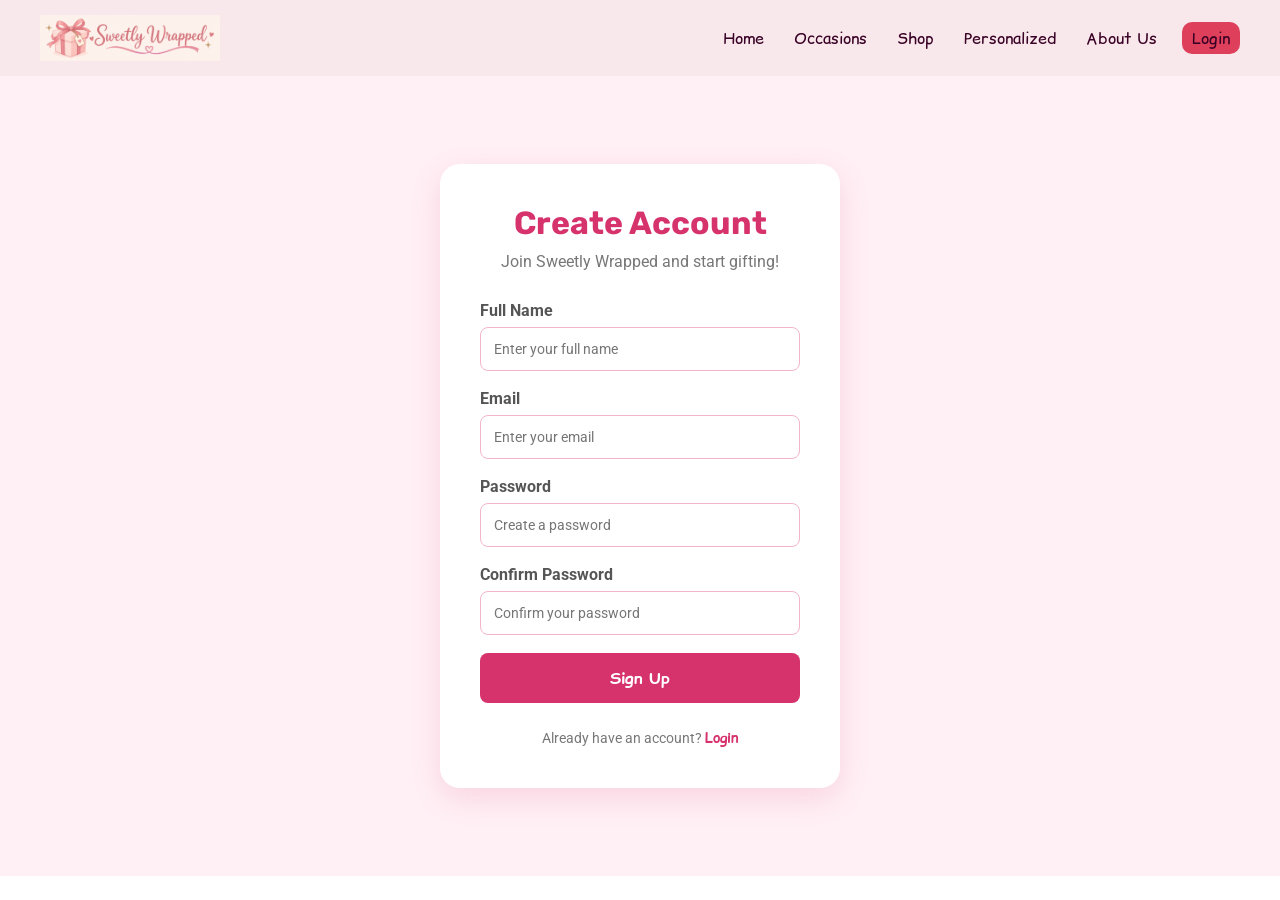
<file: signup.html>
<!DOCTYPE html>
<html lang="en">

<head>
    <meta charset="UTF-8">
    <meta name="viewport" content="width=device-width, initial-scale=1.0">
    <title>Sign Up - Sweetly Wrapped</title>
    <link rel="stylesheet" href="css/style.css">
    <link rel="shortcut icon" href="images/logo.png" type="image/x-icon"> <!-- Google Fonts -->
    <link rel="preconnect" href="https://fonts.googleapis.com">
    <link rel="preconnect" href="https://fonts.gstatic.com" crossorigin>
    <link
        href="https://fonts.googleapis.com/css2?family=Comic+Relief:wght@400;700&family=Roboto:wght@100..900&family=Rubik:wght@300..900&display=swap"
        rel="stylesheet">
</head>

<body> <!-- Header -->
    <header>
        <nav>
            <div> <img src="images/logo.png" alt="Sweetly Wrapped Logo" width="180px" title="Sweetly Wrapped Logo">
                <ul id="navMenu">
                    <li><a href="index.html">Home</a></li>
                    <li><a href="occasions.html">Occasions</a></li>
                    <li><a href="shop.html">Shop</a></li>
                    <li><a href="personalized.html">Personalized</a></li>
                    <li><a href="aboutus.html">About Us</a></li>
                    <li> <a href="login.html"> Login </a> </li>
                </ul>
            </div>
        </nav>
    </header> <!-- Signup Section -->
    <div class="signup-container">
        <div class="signup-box">
            <h1>Create Account</h1>
            <p class="subtitle"> Join Sweetly Wrapped and start gifting! </p>
            <form> 
                
                <label for="name"> Full Name </label> 
                <input type="text" id="name" placeholder="Enter your full name" required> 
                <label for="email"> Email </label> <input type="email" id="email" placeholder="Enter your email" required>
                <label for="password"> Password </label> 
                <input type="password" id="password" placeholder="Create a password" required> 
                <label for="confirm-password"> Confirm Password </label> 
                <input type="password" id="confirm-password" placeholder="Confirm your password" required>
                <button type="submit"> Sign Up </button> 
            </form>
            <p class="login"> Already have an account? <a href="login.html"> Login </a> </p>
        </div>
    </div>
    <script src="js/script.js"></script>
</body>

</html>
</file>
<file: css/style.css>
* {
    margin: 0;
    padding: 0;
    box-sizing: border-box;
    font-family: "Comic Relief", system-ui;

}

nav div a {
    text-decoration: none;
    color: rgb(57, 1, 37);
    /*background-color: aquamarine;*/
    padding: 5px;
}

nav div {
    display: flex;
    justify-content: space-between;
    align-items: center;
    background-color: rgb(249, 232, 235);
    padding: 15px 40px;
}

ul {
    display: flex;
    list-style: none;
    gap: 20px;
}

a:hover {
    color: rgb(240, 31, 170);
}

nav div li:last-child a {
    background-color: rgb(222, 63, 90);
    padding: 5px 10px;
    border-radius: 10px;

}

nav div li:last-child a:hover {
    color: rgb(57, 1, 37);
    background-color: rgb(179, 82, 98);
}

nav div h2 {
    color: white;
}

.active {
    text-decoration: underline red;
}

.hero {
    height: 70vh;
    background: url('../images/hero2.png');
    background-size: cover;
    background-repeat: no-repeat;
    display: flex;
    justify-content: center;
    align-items: center;
    color: white;
    text-shadow: 4px 4px 8px#5a0d27;
}

.hero button {
    background-color: red;
    color: white;
    /* tb lr */
    padding: 10px 20px;
    border: none;
    border-radius: 10px;
    margin-top: 15px;
    cursor: pointer;
}

.hero button:hover {
    background-color: darkred;
}


/* LOGIN */
/* Common Background */
.login-container,
.signup-container {
    min-height: calc(100vh - 100px);
    display: flex;
    justify-content: center;
    align-items: center;
    padding: 40px 20px;
    background: #fff0f5;
}

/* Login & Signup Box */
.login-box,
.signup-box {
    background: white;
    width: 400px;
    padding: 40px;
    border-radius: 20px;
    box-shadow: 0 10px 30px rgba(214, 51, 108, 0.15);
}

/* Heading */
.login-box h1,
.signup-box h1 {
    text-align: center;
    color: #d6336c;
    margin-bottom: 10px;
    font-family: "Rubik", sans-serif;
}

/* Subtitle */
.login-box .subtitle,
.signup-box .subtitle {
    text-align: center;
    color: #777;
    margin-bottom: 30px;
    font-family: "Roboto", sans-serif;
}

/* Form */
.login-box form,
.signup-box form {
    display: flex;
    flex-direction: column;
}

/* Labels */
.login-box form label,
.signup-box form label {
    color: #555;
    font-weight: bold;
    margin-bottom: 7px;
    font-family: "Roboto", sans-serif;
}

/* Input Fields */
.login-box input[type="email"],
.login-box input[type="password"],
.signup-box input[type="text"],
.signup-box input[type="email"],
.signup-box input[type="password"] {
    padding: 13px;
    border: 1px solid #f3b6c9;
    border-radius: 8px;
    margin-bottom: 18px;
    font-size: 14px;
    outline: none;
    font-family: "Roboto", sans-serif;
}

/* Input Focus */
.login-box input:focus,
.signup-box input:focus {
    border-color: #d6336c;
    box-shadow: 0 0 5px rgba(214, 51, 108, 0.15);
}

/* Remember Me + Forgot Password */
.options {
    display: flex;
    justify-content: space-between;
    align-items: center;
    margin-bottom: 25px;
    font-size: 13px;
}

/* Remember Me */
.remember {
    display: flex;
    align-items: center;
    gap: 5px;
}

.remember input {
    accent-color: #d6336c;
}

/* Links */
.options a,
.signup a,
.login a {
    color: #d6336c;
    text-decoration: none;
    font-weight: bold;
}

.options a:hover,
.signup a:hover,
.login a:hover {
    text-decoration: underline;
}

/* Button */
.login-box button,
.signup-box button {
    background: #d6336c;
    color: white;
    border: none;
    padding: 14px;
    border-radius: 8px;
    font-size: 16px;
    font-weight: bold;
    cursor: pointer;
    transition: 0.3s;
}

/* Button Hover */
.login-box button:hover,
.signup-box button:hover {
    background: #5a0d27;
   
}

/* Bottom Text */
.signup,
.login {
    text-align: center;
    margin-top: 25px;
    color: #777;
    font-size: 14px;
    font-family: "Roboto", sans-serif;
}

/* Container */
.container {
    max-width: 1200px;
    margin: 0 auto;
    padding: 0 20px;
}

/* About Section */
.about-section {
    padding: 60px 20px;
    background: #fff0f5;
    text-align: center;
}

.about-section h2 {
    color: #d6336c;
    font-size: 2.5rem;
    margin-bottom: 20px;
    font-family: "Rubik", sans-serif;
}

.about-section p {
    color: #555;
    font-size: 1.1rem;
    max-width: 800px;
    margin: 0 auto 20px;
    line-height: 1.8;
    font-family: "Roboto", sans-serif;
}

/* Values Grid */
.values-grid {
    display: grid;
    grid-template-columns: repeat(auto-fit, minmax(300px, 1fr));
    gap: 30px;
    max-width: 1000px;
    margin: 0 auto;
}

.value-item {
    background: white;
    padding: 30px;
    border-radius: 15px;
    box-shadow: 0 5px 15px rgba(214, 51, 108, 0.1);
    text-align: left;
}

.value-item h3 {
    color: #d6336c;
    font-size: 1.3rem;
    margin-bottom: 10px;
    font-family: "Rubik", sans-serif;
}

.value-item p {
    color: #777;
    font-size: 0.95rem;
    line-height: 1.6;
    margin: 0;
    font-family: "Roboto", sans-serif;
}

/* Contact Info */
.contact-info {
    display: grid;
    grid-template-columns: repeat(auto-fit, minmax(250px, 1fr));
    gap: 30px;
    max-width: 800px;
    margin: 0 auto;
}

.contact-item {
    background: white;
    padding: 30px;
    border-radius: 15px;
    box-shadow: 0 5px 15px rgba(214, 51, 108, 0.1);
}

.contact-item h3 {
    color: #d6336c;
    font-size: 1.2rem;
    margin-bottom: 10px;
    font-family: "Rubik", sans-serif;
}

.contact-item p {
    color: #777;
    font-size: 1rem;
    margin: 0;
    font-family: "Roboto", sans-serif;
}

/* Section Titles */
.section-title {
    text-align: center;
    color: #d6336c;
    font-size: 2.5rem;
    margin-bottom: 40px;
    font-family: "Rubik", sans-serif;
}

/* Categories Section */
.categories-section {
    padding: 80px 20px;
    background: #fff;
}

.categories-grid {
    display: grid;
    grid-template-columns: repeat(auto-fit, minmax(280px, 1fr));
    gap: 30px;
}

.category-card {
    background: #fff;
    border-radius: 20px;
    padding: 20px;
    box-shadow: 0 5px 20px rgba(214, 51, 108, 0.1);
    text-align: center;
    transition: transform 0.3s, box-shadow 0.3s;
}

.category-card:hover {
    transform: translateY(-10px);
    box-shadow: 0 10px 30px rgba(214, 51, 108, 0.2);
}

.category-card img {
    width: 100%;
    height: 200px;
    object-fit: cover;
    border-radius: 15px;
    margin-bottom: 15px;
}

.category-card h3 {
    color: #d6336c;
    font-size: 1.3rem;
    margin-bottom: 10px;
    font-family: "Rubik", sans-serif;
}

.category-card p {
    color: #777;
    font-size: 0.95rem;
    margin-bottom: 15px;
    font-family: "Roboto", sans-serif;
}

.btn-view {
    display: inline-block;
    background: #d6336c;
    color: white;
    padding: 10px 25px;
    border-radius: 25px;
    text-decoration: none;
    font-weight: bold;
    transition: background 0.3s;
    font-family: "Roboto", sans-serif;
}

.btn-view:hover {
    background: #5a0d27;
}

/* Features Section */
.features-section {
    padding: 80px 20px;
    background: #fff0f5;
}

.features-grid {
    display: grid;
    grid-template-columns: repeat(auto-fit, minmax(220px, 1fr));
    gap: 30px;
}

.feature-card {
    background: white;
    border-radius: 20px;
    padding: 30px 20px;
    text-align: center;
    box-shadow: 0 5px 20px rgba(214, 51, 108, 0.1);
    transition: transform 0.3s;
}

.feature-card:hover {
    transform: translateY(-5px);
}

.feature-icon {
    font-size: 3rem;
    margin-bottom: 15px;
}

.feature-card h3 {
    color: #d6336c;
    font-size: 1.2rem;
    margin-bottom: 10px;
    font-family: "Rubik", sans-serif;
}

.feature-card p {
    color: #777;
    font-size: 0.9rem;
    font-family: "Roboto", sans-serif;
}

/* Popular Section */
.popular-section {
    padding: 80px 20px;
    background: #fff;
}

.products-grid {
    display: grid;
    grid-template-columns: repeat(auto-fit, minmax(280px, 1fr));
    gap: 30px;
}

.product-card {
    background: white;
    border-radius: 20px;
    padding: 20px;
    box-shadow: 0 5px 20px rgba(214, 51, 108, 0.1);
    transition: transform 0.3s, box-shadow 0.3s;
}

.product-card:hover {
    transform: translateY(-10px);
    box-shadow: 0 10px 30px rgba(214, 51, 108, 0.2);
}

.product-card img {
    width: 100%;
    height: 220px;
    object-fit: cover;
    border-radius: 15px;
    margin-bottom: 15px;
}

.product-card h3 {
    color: #d6336c;
    font-size: 1.2rem;
    margin-bottom: 8px;
    font-family: "Rubik", sans-serif;
}

.product-card p {
    color: #777;
    font-size: 0.9rem;
    margin-bottom: 15px;
    font-family: "Roboto", sans-serif;
}

.product-footer {
    display: flex;
    justify-content: space-between;
    align-items: center;
}

.price {
    color: #d6336c;
    font-size: 1.3rem;
    font-weight: bold;
    font-family: "Rubik", sans-serif;
}

.btn-add-cart {
    background: #d6336c;
    color: white;
    border: none;
    padding: 10px 20px;
    border-radius: 25px;
    cursor: pointer;
    font-weight: bold;
    transition: background 0.3s;
    font-family: "Roboto", sans-serif;
}

.btn-add-cart:hover {
    background: #5a0d27;
}

/* CTA Section */
.cta-section {
    padding: 80px 20px;
    background: linear-gradient(135deg, #d6336c 0%, #f09e1f 100%);
    text-align: center;
    color: white;
}

.cta-section h2 {
    font-size: 2.5rem;
    margin-bottom: 15px;
    font-family: "Rubik", sans-serif;
}

.cta-section p {
    font-size: 1.2rem;
    margin-bottom: 30px;
    font-family: "Roboto", sans-serif;
}

.cta-buttons {
    display: flex;
    justify-content: center;
    gap: 20px;
    flex-wrap: wrap;
}

.btn-primary {
    background: white;
    color: #d6336c;
    padding: 15px 35px;
    border-radius: 30px;
    text-decoration: none;
    font-weight: bold;
    transition: transform 0.3s, box-shadow 0.3s;
    font-family: "Roboto", sans-serif;
}

.btn-primary:hover {
    transform: translateY(-3px);
    box-shadow: 0 5px 20px rgba(0, 0, 0, 0.2);
}

.btn-secondary {
    background: transparent;
    color: white;
    border: 2px solid white;
    padding: 15px 35px;
    border-radius: 30px;
    text-decoration: none;
    font-weight: bold;
    transition: background 0.3s;
    font-family: "Roboto", sans-serif;
}

.btn-secondary:hover {
    background: rgba(255, 255, 255, 0.2);
}

/* Footer */
.footer {
    background: #5a0d27;
    color: white;
    padding: 50px 20px 20px;
    margin-top: 40px;
    clear: both;
}

.footer-content {
    display: grid;
    grid-template-columns: repeat(auto-fit, minmax(180px, 1fr));
    gap: 25px;
    margin-bottom: 25px;
}

.footer-section {
    padding: 10px;
}

.footer-section h3 {
    color: #f09e1f;
    font-size: 1.1rem;
    margin-bottom: 12px;
    font-family: "Rubik", sans-serif;
    font-weight: 600;
}

.footer-section p {
    color: #f5f5f5;
    font-size: 0.85rem;
    line-height: 1.4;
    font-family: "Roboto", sans-serif;
    margin: 0;
}

.footer-section ul {
    list-style: none;
    padding: 0;
    margin: 0;
}

.footer-section ul li {
    margin-bottom: 6px;
}

.footer-section ul li a {
    color: #f5f5f5;
    text-decoration: none;
    transition: color 0.3s;
    font-family: "Roboto", sans-serif;
    font-size: 0.85rem;
    display: block;
}

.footer-section ul li a:hover {
    color: #f09e1f;
}

.footer-bottom {
    text-align: center;
    padding-top: 15px;
    border-top: 1px solid rgba(255, 255, 255, 0.15);
    margin-top: 15px;
    clear: both;
}

.footer-bottom p {
    color: #f5f5f5;
    font-size: 0.8rem;
    font-family: "Roboto", sans-serif;
    margin: 0;
}

/* Shop Hero */
.shop-hero {
    background: linear-gradient(135deg, #d6336c 0%, #f09e1f 100%);
    padding: 60px 20px;
    text-align: center;
    color: white;
}

.shop-hero h1 {
    font-size: 2.5rem;
    margin-bottom: 15px;
    font-family: "Rubik", sans-serif;
}

.shop-hero p {
    font-size: 1.2rem;
    font-family: "Roboto", sans-serif;
}

/* Filter Section */
.filter-section {
    padding: 40px 20px;
    background: #fff0f5;
}

.filter-buttons {
    display: flex;
    justify-content: center;
    gap: 15px;
    flex-wrap: wrap;
}

.filter-btn {
    background: white;
    color: #d6336c;
    border: 2px solid #d6336c;
    padding: 10px 25px;
    border-radius: 25px;
    cursor: pointer;
    font-weight: bold;
    transition: all 0.3s;
    font-family: "Roboto", sans-serif;
}

.filter-btn:hover,
.filter-btn.active {
    background: #d6336c;
    color: white;
}

/* Shop Products */
.shop-products {
    padding: 60px 20px;
    background: #fff;
}

/* Occasion Section */
.occasion-section {
    padding: 60px 20px;
    background: #fff;
}

.occasion-title {
    color: #d6336c;
    font-size: 2rem;
    margin-bottom: 30px;
    font-family: "Rubik", sans-serif;
}

/* Personalized Form Section */
.personalized-form-section {
    padding: 60px 20px;
    background: #fff0f5;
}

.form-container {
    max-width: 700px;
    margin: 0 auto;
    background: white;
    padding: 40px;
    border-radius: 20px;
    box-shadow: 0 10px 30px rgba(214, 51, 108, 0.15);
}

.form-container h2 {
    text-align: center;
    color: #d6336c;
    font-size: 2rem;
    margin-bottom: 30px;
    font-family: "Rubik", sans-serif;
}

.form-group {
    margin-bottom: 25px;
}

.form-group label {
    display: block;
    color: #555;
    font-weight: bold;
    margin-bottom: 8px;
    font-family: "Roboto", sans-serif;
}

.form-group input[type="text"],
.form-group input[type="email"],
.form-group input[type="number"],
.form-group select,
.form-group textarea {
    width: 100%;
    padding: 15px;
    border: 1px solid #f3b6c9;
    border-radius: 10px;
    font-size: 14px;
    outline: none;
    font-family: "Roboto", sans-serif;
    transition: border-color 0.3s, box-shadow 0.3s;
}

.form-group input:focus,
.form-group select:focus,
.form-group textarea:focus {
    border-color: #d6336c;
    box-shadow: 0 0 5px rgba(214, 51, 108, 0.15);
}

.form-group small {
    display: block;
    margin-top: 5px;
    color: #999;
    font-size: 0.85rem;
    font-family: "Roboto", sans-serif;
}

.btn-submit {
    width: 100%;
    background: #d6336c;
    color: white;
    border: none;
    padding: 15px;
    border-radius: 10px;
    font-size: 16px;
    font-weight: bold;
    cursor: pointer;
    transition: background 0.3s;
    font-family: "Roboto", sans-serif;
}

.btn-submit:hover {
    background: #5a0d27;
}

/* Cart Section */
.cart-section {
    padding: 60px 20px;
    background: #fff0f5;
}

.cart-container {
    display: grid;
    grid-template-columns: 2fr 1fr;
    gap: 40px;
    max-width: 1200px;
    margin: 0 auto;
    align-items: start;
}

.cart-items {
    align-self: start;
}

.order-summary {
    align-self: start;
}

.cart-items h2,
.order-summary h2 {
    color: #d6336c;
    font-size: 1.8rem;
    margin-bottom: 25px;
    font-family: "Rubik", sans-serif;
}

.cart-item {
    display: grid;
    grid-template-columns: 120px 1fr auto auto auto;
    gap: 20px;
    align-items: center;
    background: white;
    padding: 20px;
    border-radius: 15px;
    margin-bottom: 20px;
    box-shadow: 0 5px 15px rgba(214, 51, 108, 0.1);
}

.cart-item img {
    width: 100px;
    height: 100px;
    object-fit: cover;
    border-radius: 10px;
}

.item-details h3 {
    color: #d6336c;
    font-size: 1.1rem;
    margin-bottom: 5px;
    font-family: "Rubik", sans-serif;
}

.item-details p {
    color: #777;
    font-size: 0.9rem;
    margin-bottom: 5px;
    font-family: "Roboto", sans-serif;
}

.item-price {
    color: #d6336c;
    font-weight: bold;
    font-size: 1.1rem;
    font-family: "Rubik", sans-serif;
}

.item-quantity label {
    display: block;
    color: #555;
    font-size: 0.85rem;
    margin-bottom: 5px;
    font-family: "Roboto", sans-serif;
}

.item-quantity input {
    width: 60px;
    padding: 8px;
    border: 1px solid #f3b6c9;
    border-radius: 5px;
    text-align: center;
    font-family: "Roboto", sans-serif;
}

.item-subtotal {
    text-align: center;
}

.item-subtotal span:first-child {
    display: block;
    color: #777;
    font-size: 0.85rem;
    margin-bottom: 5px;
    font-family: "Roboto", sans-serif;
}

.subtotal-price {
    color: #d6336c;
    font-weight: bold;
    font-size: 1.2rem;
    font-family: "Rubik", sans-serif;
}

.btn-remove {
    background: #dc3545;
    color: white;
    border: none;
    padding: 8px 15px;
    border-radius: 5px;
    cursor: pointer;
    font-size: 0.85rem;
    transition: background 0.3s;
    font-family: "Roboto", sans-serif;
}

.btn-remove:hover {
    background: #c82333;
}

.order-summary {
    background: white;
    padding: 30px;
    border-radius: 20px;
    box-shadow: 0 5px 20px rgba(214, 51, 108, 0.1);
    margin-top: 60px;
}

.summary-row {
    display: flex;
    justify-content: space-between;
    padding: 15px 0;
    border-bottom: 1px solid #f3b6c9;
    font-family: "Roboto", sans-serif;
}

.summary-row.total {
    border-bottom: none;
    border-top: 2px solid #d6336c;
    margin-top: 15px;
    padding-top: 20px;
    font-weight: bold;
    font-size: 1.2rem;
    color: #d6336c;
    font-family: "Rubik", sans-serif;
}

.btn-checkout {
    width: 100%;
    background: #d6336c;
    color: white;
    border: none;
    padding: 15px;
    border-radius: 10px;
    font-size: 16px;
    font-weight: bold;
    cursor: pointer;
    margin-top: 20px;
    transition: background 0.3s;
    font-family: "Roboto", sans-serif;
}

.btn-checkout:hover {
    background: #5a0d27;
}

/* Responsive Design */
@media (max-width: 768px) {
    nav div {
        flex-direction: column;
        gap: 15px;
        padding: 15px 20px;
    }

    ul {
        flex-wrap: wrap;
        justify-content: center;
        gap: 15px;
    }

    .hero {
        height: 50vh;
    }

    .hero h1 {
        font-size: 1.8rem;
    }

    .hero p {
        font-size: 1rem;
    }

    .about-section h2,
    .section-title,
    .shop-hero h1,
    .cta-section h2 {
        font-size: 1.8rem;
    }

    .categories-grid,
    .features-grid,
    .products-grid {
        grid-template-columns: 1fr;
    }

    .footer-content {
        grid-template-columns: 1fr;
    }

    .cart-container {
        grid-template-columns: 1fr;
    }

    .cart-item {
        grid-template-columns: 1fr;
        text-align: center;
    }

    .cart-item img {
        margin: 0 auto;
    }

    .item-quantity,
    .item-subtotal {
        text-align: center;
    }

    .cta-buttons {
        flex-direction: column;
        align-items: center;
    }

    .filter-buttons {
        flex-direction: column;
        align-items: center;
    }

    .form-container {
        padding: 25px;
    }
}

@media (max-width: 480px) {
    .hero h1 {
        font-size: 1.5rem;
    }

    .hero p {
        font-size: 0.9rem;
    }

    .category-card img,
    .product-card img {
        height: 180px;
    }

    .cart-item {
        padding: 15px;
    }
}
</file>
